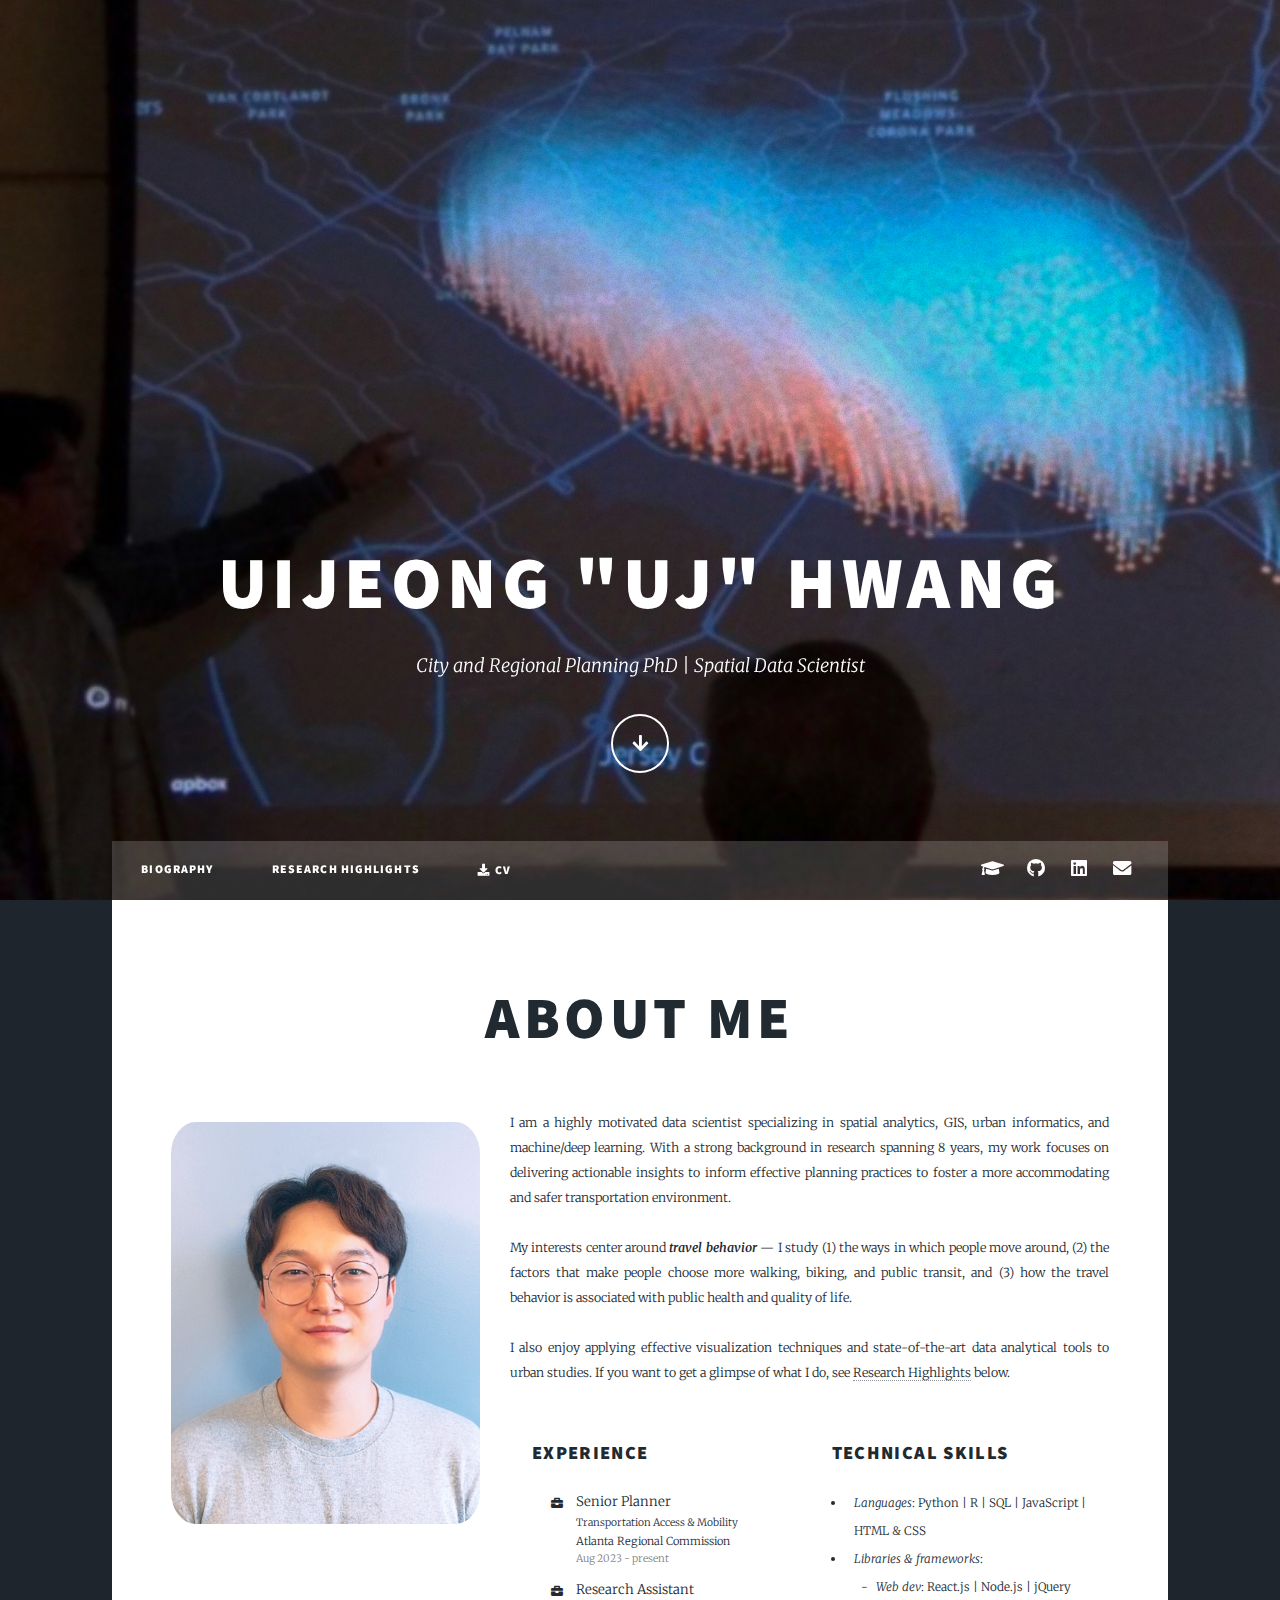
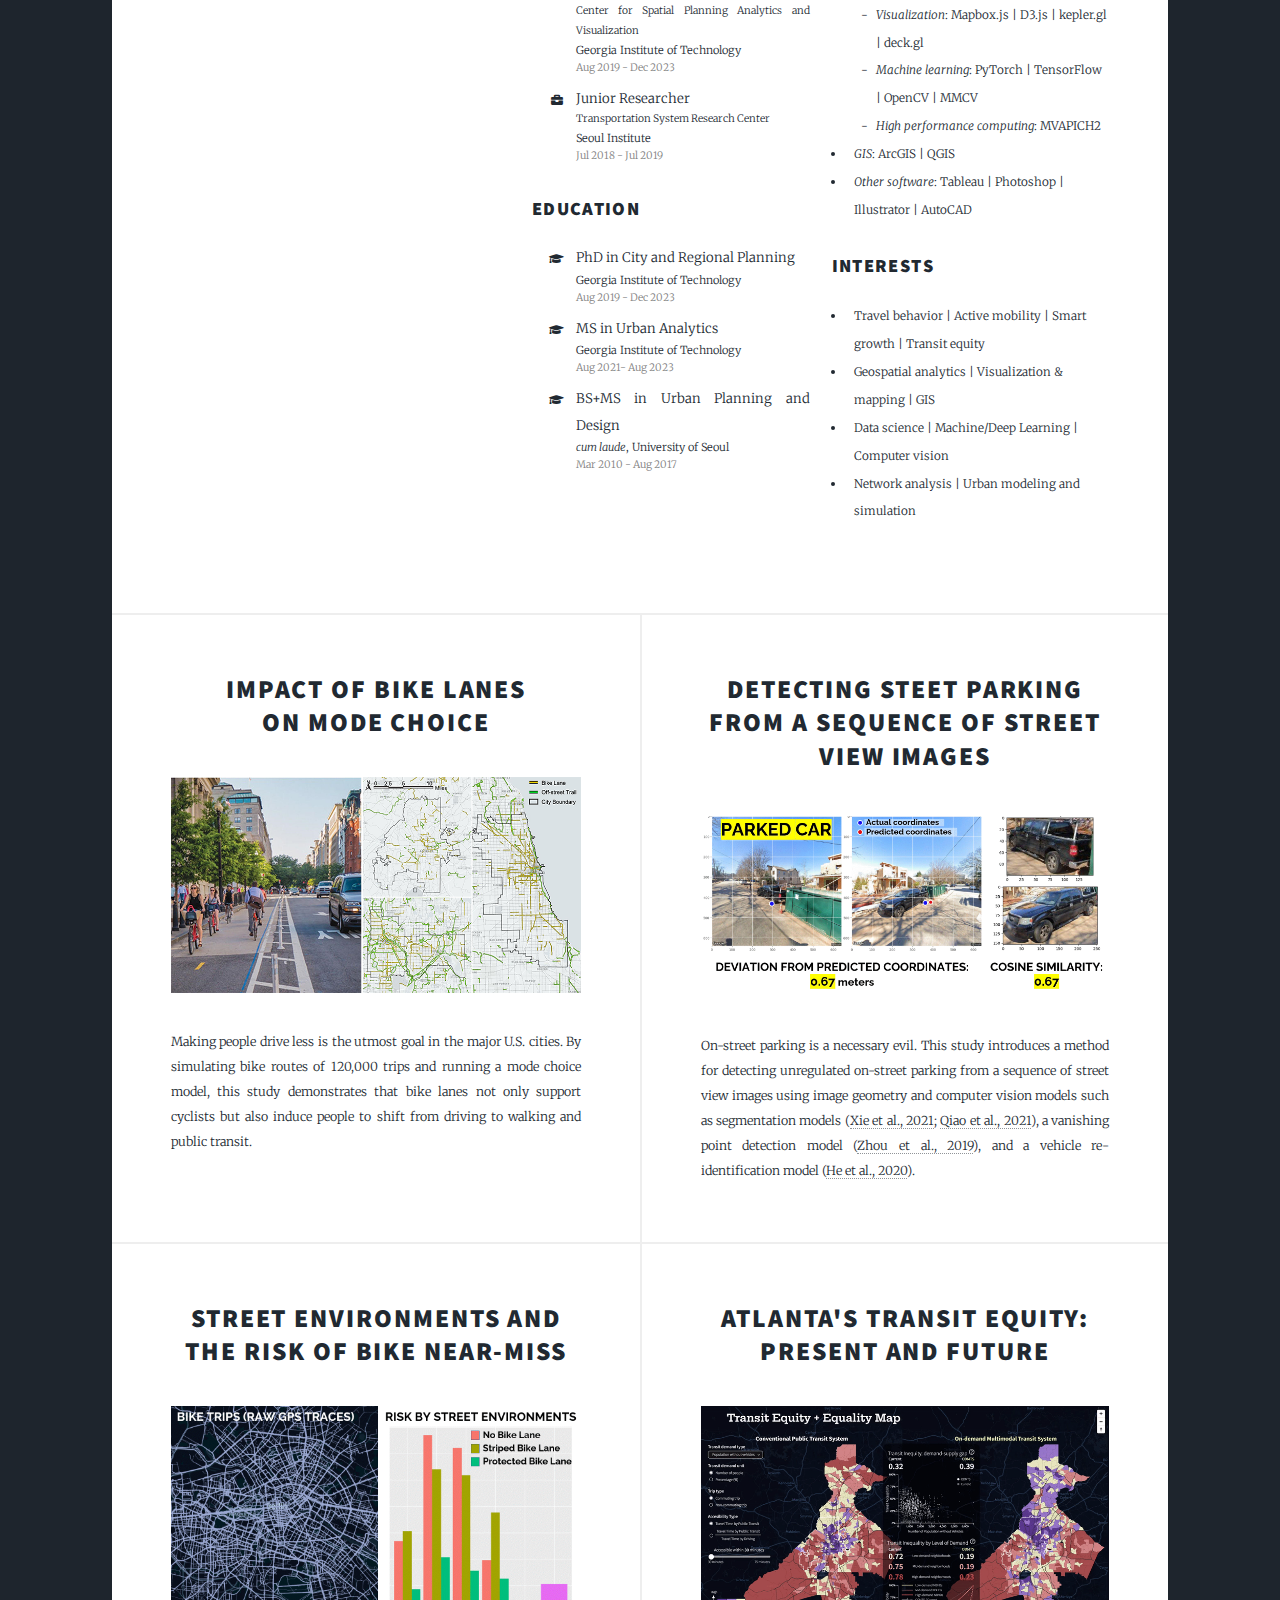
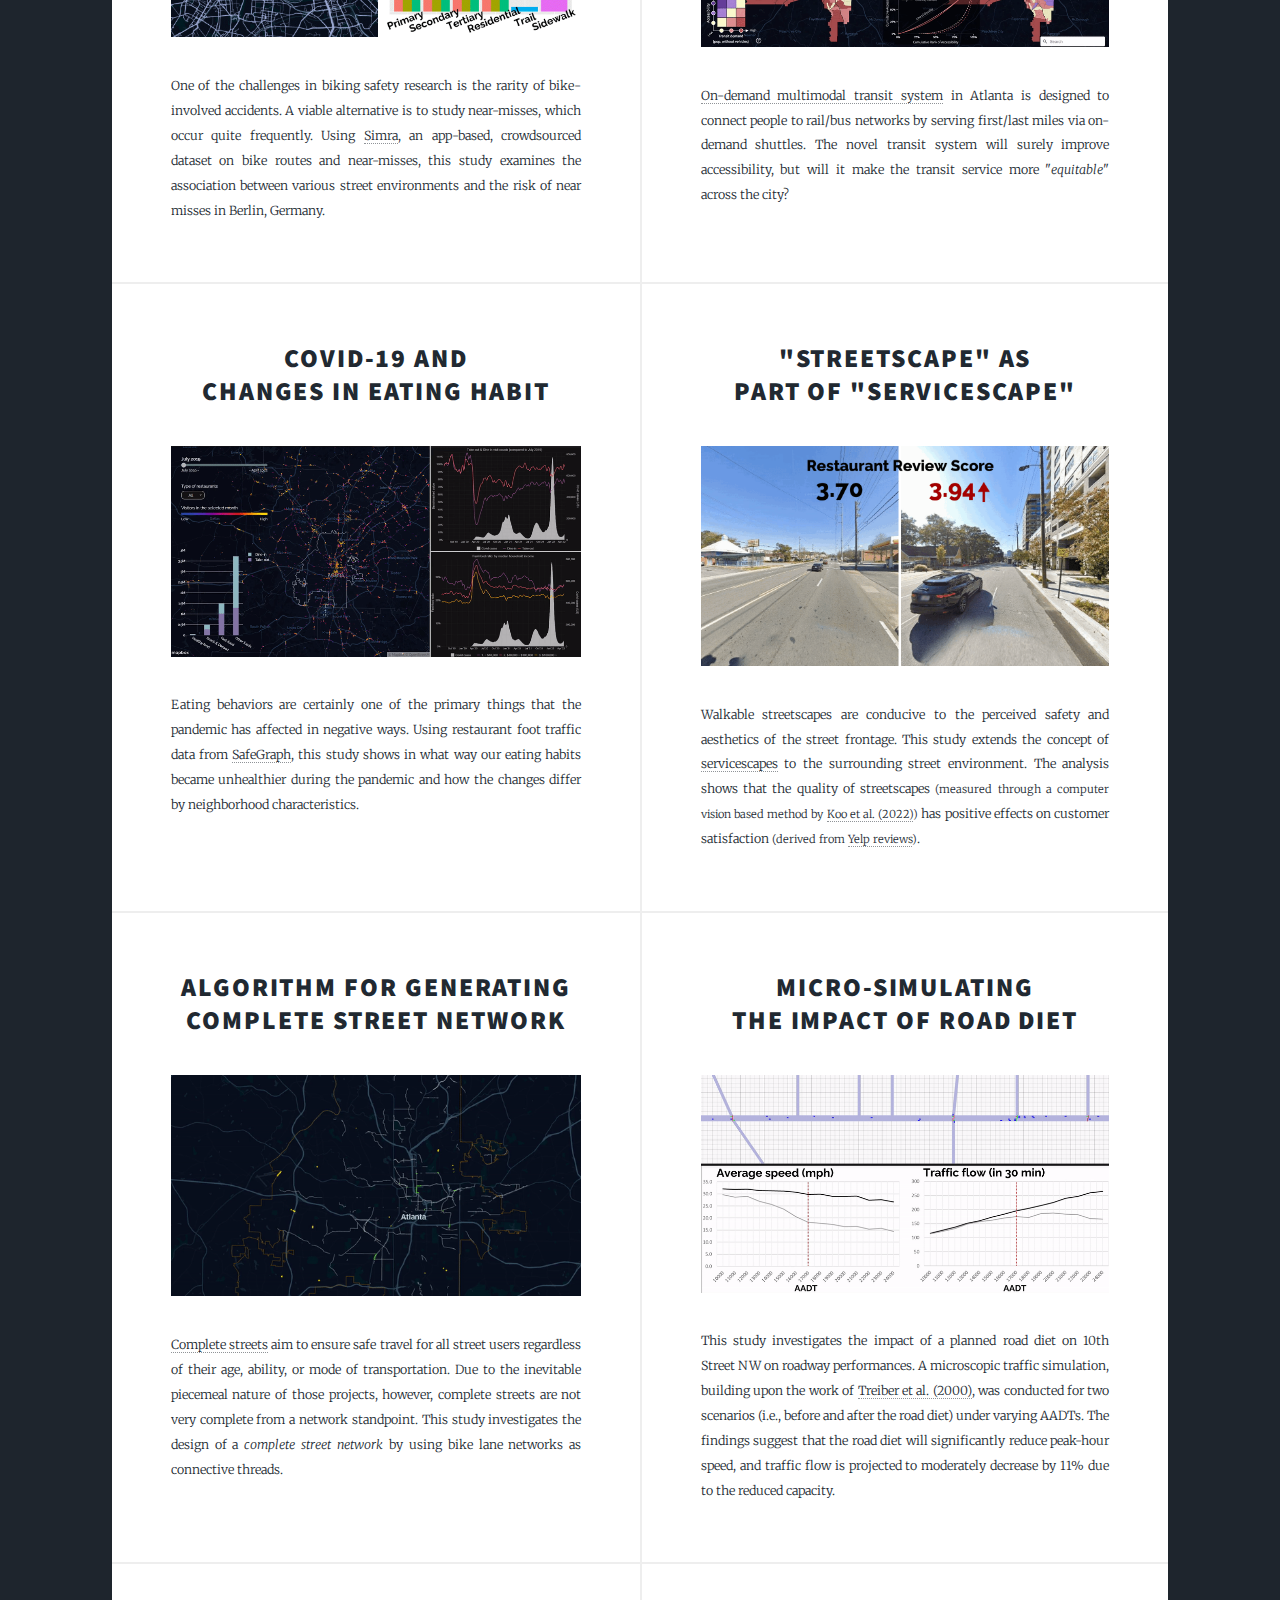
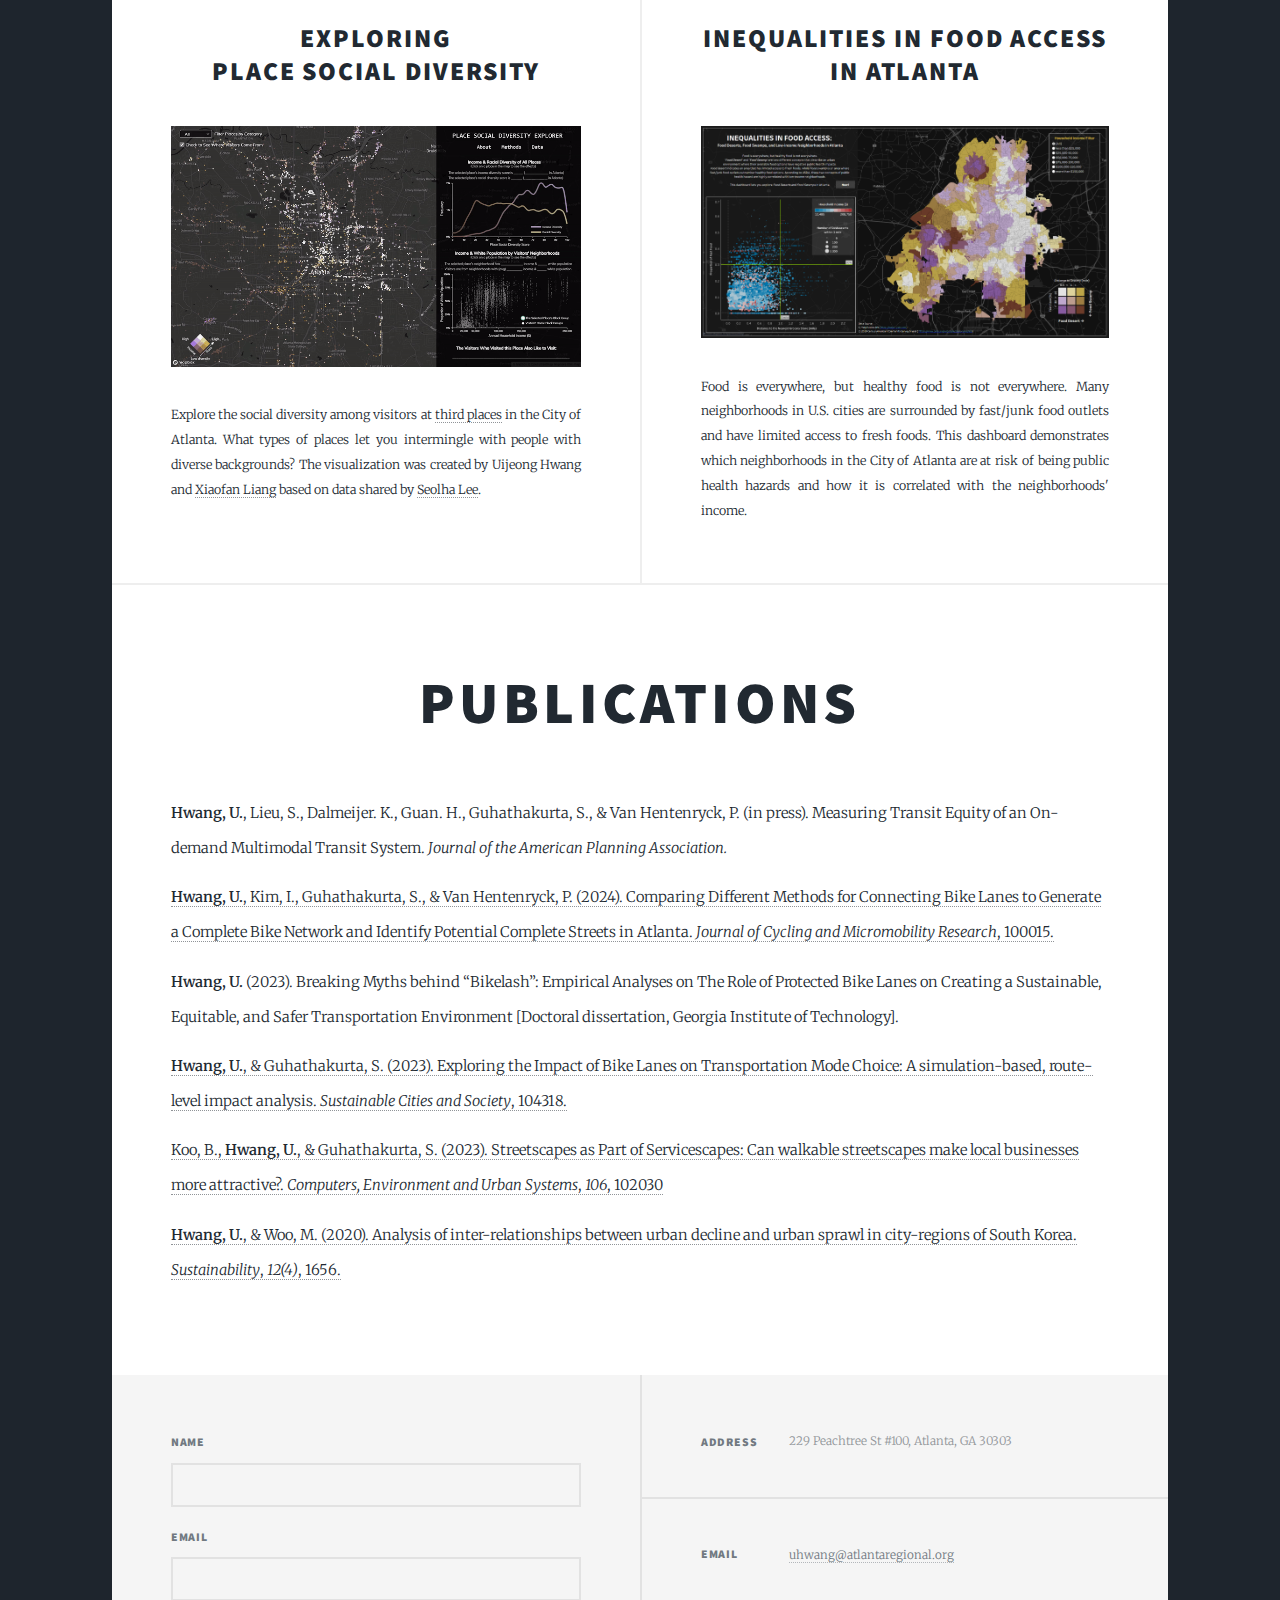
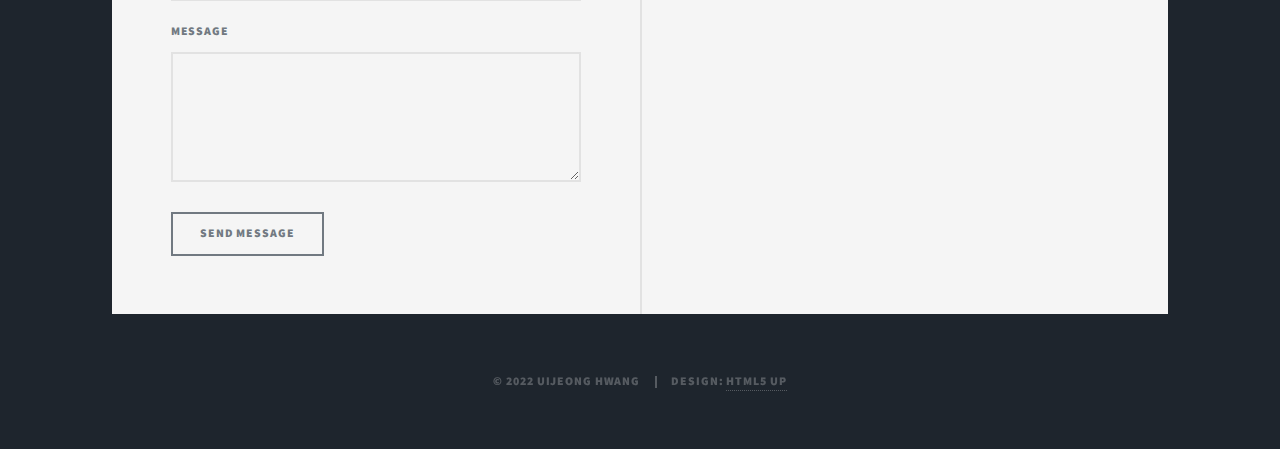
<file: index.html>
<!DOCTYPE HTML>
<!--
	Massively by HTML5 UP
	html5up.net | @ajlkn
	Free for personal and commercial use under the CCA 3.0 license (html5up.net/license)
-->
<html>
	<head>
		<title>Uijeong Hwang</title>
		<meta charset="utf-8" />
		<meta name="viewport" content="width=device-width, initial-scale=1, user-scalable=no" />
		<meta name="google-site-verification" content="Cd9YVW5-BYMyGco8gzBvl9a4v7JnfJA1t12fx_y6DQM" />
		<link rel="stylesheet" href="assets/css/main.css" />
		<link rel="icon" type="image/x-icon" href="images/favicon.ico">
		<noscript><link rel="stylesheet" href="assets/css/noscript.css" /></noscript>
	</head>
	<body class="is-preload">

		<!-- Wrapper -->
			<div id="wrapper" class="fade-in">

				<!-- Intro -->
					<div id="intro">
						<h1>UIJEONG "UJ" HWANG</h1>
						<p>City and Regional Planning PhD | Spatial Data Scientist</p>
						<ul class="actions">
							<li><a href="#header" class="button icon solid solo fa-arrow-down scrolly">Continue</a></li>
						</ul>
					</div>

				<!-- Header -->
					<header id="header">
						<a href="index.html" class="logo">UJ</a>
					</header>

				<!-- Nav -->
					<nav id="nav">
						<ul class="links">
							<li><a href="#main" class="scrolly">BIOGRAPHY</a></li>
							<li><a href="#research" class="scrolly">RESEARCH HIGHLIGHTS</a></li>
							<li><a href="files/CV_UijeongHwang_2024-01-31.pdf" class="icon solid fa-download" target="_blank"> CV</a></li>
							<!-- <li><a href="#publication" class="scrolly">PUBLICATIONS</a></li> -->
						</ul>
						<ul class="icons">
							<li><a href="https://scholar.google.com/citations?user=ZPZ8L2Hb91AC&hl=en&oi=ao" class="icon solid fa-graduation-cap" target="_blank"><span class="label">Google Scholar</span></a></li>
							<li><a href="https://github.com/ujhwang" class="icon brands fa-github" target="_blank"><span class="label">Github</span></a></li>
							<li><a href="https://linkedin.com/in/ujhwang" class="icon brands fa-linkedin" target="_blank"><span class="label">linkedin</span></a></li>
							<li><a href="mailto:uhwang@atlantaregional.org" class="icon solid fa-envelope"><span class="label">Email</span></a></li>
						</ul>
					</nav>

				<!-- Main -->
					<div id="main">

						<!-- Featured Post -->
							<article class="post">
								<header class="major">
									<h2><a href="#main" class="scrolly">ABOUT ME</a></h2>
								</header>
								<p>
									<span class="image left"><img src="images/IDphoto_Hwang.jpg" alt=""></span>
									I am a highly motivated data scientist specializing in spatial analytics, GIS, urban informatics, and machine/deep learning.
									With a strong background in research spanning 8 years, my work focuses on delivering actionable insights
									to inform effective planning practices to foster a more accommodating and safer transportation environment.<br/><br/>
									My interests center around <i><b>travel behavior</b></i> &mdash; I study (1) the ways in which people move around, (2) the factors that make people choose more walking, biking, and public transit, and (3) how the travel behavior is associated with public health and quality of life.<br/><br/>
									I also enjoy applying effective visualization techniques and state-of-the-art data analytical tools to urban studies. If you want to get a glimpse of what I do, see <a href="#research" class="scrolly">Research Highlights</a> below. <br/><br/>
								</p>
								<div class="row">
									<div class="col-6 col-12-small">
										
										<h3>Experience</h3>
										<ul class="fa-ul">
											<li><i class="fa-li fa fa-briefcase"></i>
												<div>
													<p class="jobTitle">Senior Planner</p>
													<p class="team">Transportation Access & Mobility</p>
													<p class="job">Atlanta Regional Commission</p>
													<p class="period">Aug 2023 - present</p>
												</div>
											</li>
											<li><i class="fa-li fa fa-briefcase"></i>
												<div>
													<p class="jobTitle">Research Assistant</p>
													<p class="team">Center for Spatial Planning Analytics and Visualization</p>
													<p class="job">Georgia Institute of Technology</p>
													<p class="period">Aug 2019 - Dec 2023</p>
												</div>
											</li>
											<li><i class="fa-li fa fa-briefcase"></i>
												<div>
													<p class="jobTitle">Junior Researcher</p>
													<p class="team">Transportation System Research Center</p>
													<p class="job">Seoul Institute</p>
													<p class="period">Jul 2018 - Jul 2019</p>
												</div>
											</li>
										</ul>

										<h3>Education</h3>
										<ul class="fa-ul">
											<li><i class="fa-li fa fa-graduation-cap"></i>
												<div>
													<p class="course">PhD in City and Regional Planning</p>
													<p class="school">Georgia Institute of Technology</p>
													<p class="period">Aug 2019 - Dec 2023</p>
												</div>
											</li>
											<li><i class="fa-li fa fa-graduation-cap"></i>
												<div>
													<p class="course">MS in Urban Analytics</p>
													<p class="school">Georgia Institute of Technology</p>
													<p class="period">Aug 2021- Aug 2023</p>
												</div>
											</li>
											<li><i class="fa-li fa fa-graduation-cap"></i>
												<div>
													<p class="course">BS+MS in Urban Planning and Design</p>
													<p class="school"><i>cum laude</i>, University of Seoul</p>
													<p class="period">Mar 2010 - Aug 2017</p>
												</div>
											</li>
										</ul>
										
									</div>
									<div class="col-6 col-12-small">
										

										<h3>Technical Skills</h3>
										<ul>
											<li><i>Languages</i>: Python | R | SQL | JavaScript | HTML & CSS</li>
											<li><i>Libraries & frameworks</i>:
												<ul class="lv2">
													<li><i>Web dev</i>: React.js | Node.js | jQuery</li>
													<li><i>Visualization</i>: Mapbox.js | D3.js | kepler.gl | deck.gl </li>
													<li><i>Machine learning</i>: PyTorch | TensorFlow | OpenCV | MMCV</li>
													<li><i>High performance computing</i>: MVAPICH2</li>
												</ul>
												</li>
											<li><i>GIS</i>: ArcGIS | QGIS</li>
											<li><i>Other software</i>: Tableau | Photoshop | Illustrator | AutoCAD</li>
										</ul>

										<h3>Interests</h3>
										<ul>
											<li>Travel behavior | Active mobility | Smart growth | Transit equity </li>
											<li>Geospatial analytics | Visualization & mapping | GIS</li>
											<li>Data science | Machine/Deep Learning | Computer vision</li>
											<li>Network analysis | Urban modeling and simulation</li>
										</ul>
									</div>

								</div>
							</article>

						<!-- Posts -->
							<section class="posts" id="research">
								<article>
									<header>
										<h2><a href="https://www.sciencedirect.com/science/article/abs/pii/S2210670722006229" target="_blank">Impact of Bike Lanes <br/> on Mode Choice</a></h2>
									</header>
									<a href="https://www.sciencedirect.com/science/article/abs/pii/S2210670722006229" target="_blank" class="image fit"><img src="images/bike-lane-mode-choice.png" alt="" /></a>
									<p>Making people drive less is the utmost goal in the major U.S. cities. By simulating bike routes of 120,000 trips and running a mode choice model, this study demonstrates that bike lanes not only support cyclists but also induce people to shift from driving to walking and public transit.</p>
									<!-- <ul class="actions special">
										<li><a href="#" class="button">Full Story</a></li>
									</ul> -->
								</article>
								<article>
									<header>
										<h2><a>Detecting steet parking from a sequence of street view images</a></h2>
									</header>
									<a class="image fit"><img src="images/parking-detection.gif" alt="" /></a>
									<p>On-street parking is a necessary evil. This study introduces a method for detecting unregulated on-street parking from a sequence of street view images using image geometry and computer vision models such as segmentation models 
										(<a href="https://proceedings.neurips.cc/paper/2021/hash/64f1f27bf1b4ec22924fd0acb550c235-Abstract.html" target="_blank">Xie et al., 2021</a>; 
										<a href="https://openaccess.thecvf.com/content/CVPR2021/html/Qiao_DetectoRS_Detecting_Objects_With_Recursive_Feature_Pyramid_and_Switchable_Atrous_CVPR_2021_paper.html" target="_blank">Qiao et al., 2021</a>), 
										a vanishing point detection model (<a href="https://proceedings.neurips.cc/paper/2019/hash/8e6b42f1644ecb1327dc03ab345e618b-Abstract.html" target="_blank">Zhou et al., 2019</a>), 
										and a vehicle re-identification model (<a href="https://arxiv.org/abs/2006.02631" target="_blank">He et al., 2020</a>).</p>
								</article>
								<article>
									<header>
										<h2><a>street environments and the risk of bike near-miss </a></h2>
									</header>
									<a class="image fit"><img src="images/bike-near-miss.gif" alt="" /></a>
									<p>One of the challenges in biking safety research is the rarity of bike-involved accidents. A viable alternative is to study near-misses, which occur quite frequently. 
										Using <a href="https://www.sciencedirect.com/science/article/pii/S157411922030064X?casa_token=7ikMLUIzaOQAAAAA:QKFMK6A64oUwwAmofMeJ0XF2Mdi37SaHfFtQ2UPA1vjj3LymdbM4HaZ1smabwUAN17-ZYzWw0g" target="_blank">Simra</a>, 
										an app-based, crowdsourced dataset on bike routes and near-misses, this study examines the association between various street environments and the risk of near misses in Berlin, Germany.</p>
								</article>
								<article>
									<header>
										<h2><a href="https://ujhwang.github.io/transit_equity" target="_blank">Atlanta's Transit Equity: <br/> present and future </a></h2>
									</header>
									<a href="https://ujhwang.github.io/transit_equity" target="_blank" class="image fit"><img src="images/transit-equity.gif" alt="" /></a>
									<p> <a href="https://sam.isye.gatech.edu/projects/demand-multimodal-transit-systems/atlanta-pilot" target="_blank">On-demand multimodal transit system</a> in Atlanta is designed to connect people to rail/bus networks by serving first/last miles via on-demand shuttles. The novel transit system will surely improve accessibility, but will it make the transit service more "<i>equitable</i>" across the city? </p>
								</article>
								<article>
									<header>
										<h2><a href="https://ujhwang.github.io/covid-19-eating-habit" target="_blank">Covid-19 and <br/>Changes in Eating Habit</a></h2>
									</header>
									<a href="https://ujhwang.github.io/covid-19-eating-habit" target="_blank" class="image fit"><img src="images/covid-19-eating-habit_merge.gif" alt="" /></a>
									<p>Eating behaviors are certainly one of the primary things that the pandemic has affected in negative ways. Using restaurant foot traffic data from <a href="https://www.safegraph.com/products/places" target="_blank">SafeGraph</a>, this study shows in what way our eating habits became unhealthier during the pandemic and how the changes differ by neighborhood characteristics.</p>
								</article>
								<article>
									<header>
										<h2><a href="https://doi.org/10.1016/j.compenvurbsys.2023.102030" target="_blank">"Streetscape" as <br/>part of "servicescape"</a></h2>
									</header>
									<a href="https://doi.org/10.1016/j.compenvurbsys.2023.102030" target="_blank" class="image fit"><img src="images/streetscape-servicescape.gif" alt="" /></a>
									<p>Walkable streetscapes are conducive to the perceived safety and aesthetics of the street frontage. This study extends the concept of <a href="https://en.wikipedia.org/wiki/Servicescape" target="_blank">servicescapes</a> to the surrounding street environment. The analysis shows that the quality of streetscapes <smaller>(measured through a computer vision based method by <a href="https://doi.org/10.1016/j.healthplace.2021.102733" target="_blank">Koo et al. (2022)</a>)</smaller> has positive effects on customer satisfaction <smaller>(derived from <a href="https://fusion.yelp.com/" target="_blank">Yelp reviews</a>)</smaller>.</p>
								</article>
								<article>
									<header>
										<h2><a>Algorithm for generating <br/>complete street network </a></h2>
									</header>
									<a class="image fit"><img src="images/complete-street-design.gif" alt="" /></a>
									<p><a href="https://smartgrowthamerica.org/what-are-complete-streets/" target="_blank">Complete streets</a> aim to ensure safe travel for all street users regardless of their age, ability, or mode of transportation. Due to the inevitable piecemeal nature of those projects, however, complete streets are not very complete from a network standpoint. This study investigates the design of a <i>complete street network</i> by using bike lane networks as connective threads.</p>
								</article>
								<article>
									<header>
										<h2><a>micro-simulating <br/>the impact of road diet </a></h2>
									</header>
									<a class="image fit"><img src="images/road-diet.gif" alt="" /></a>
									<p>This study investigates the impact of a planned road diet on 10th Street NW on roadway performances. 
										A microscopic traffic simulation, building upon the work of 
										<a href="https://journals.aps.org/pre/abstract/10.1103/PhysRevE.62.1805" target="_blank">Treiber et al. (2000)</a>, 
										was conducted for two scenarios (i.e., before and after the road diet) under varying AADTs. 
										The findings suggest that the road diet will significantly reduce peak-hour speed, 
										and traffic flow is projected to moderately decrease by 11% due to the reduced capacity.</p>
								</article>
								<article>
									<header>
										<h2><a href="https://ujhwang.github.io/place-social-diversity-explorer" target="_blank">Exploring <br/> Place Social Diversity</a></h2>
									</header>
									<a href="https://ujhwang.github.io/place-social-diversity-explorer" target="_blank" class="image fit"><img src="images/place-social-diversity.gif" alt="" /></a>
									<p>Explore the social diversity among visitors at <a href="https://en.wikipedia.org/wiki/Third_place" target="_blank">third places</a> in the City of Atlanta. What types of places let you intermingle with people with diverse backgrounds? The visualization was created by Uijeong Hwang and <a href="https://xiaofanliang.com" target="_blank">Xiaofan Liang</a> based on data shared by <a href="https://seolhalee.github.io" target="_blank">Seolha Lee</a>.</p>
								</article>
								<article>
									<header>
										<h2><a href="https://public.tableau.com/app/profile/uijeong.hwang/viz/InequalitiesinFoodAccess/Dashboard1" target="_blank">Inequalities in Food Access in Atlanta</h2>
									</header>
									<a href="https://public.tableau.com/app/profile/uijeong.hwang/viz/InequalitiesinFoodAccess/Dashboard1" target="_blank" class="image fit"><img src="images/food_inequality.png" alt="" /></a>
									<p>Food is everywhere, but healthy food is not everywhere. Many neighborhoods in U.S. cities are surrounded by fast/junk food outlets and have limited access to fresh foods. This dashboard demonstrates which neighborhoods in the City of Atlanta are at risk of being public health hazards and how it is correlated with the neighborhoods' income. </p>
								</article>
							</section>

							<!-- publications -->
							<section class="post" id="publication">
								<header class="major">
									<h1><a href="#publication" class="scrolly">publications</a></h1>
								</header>

								<dl>
									<dt class="light"><b>Hwang, U.</b>, Lieu, S., Dalmeijer. K., Guan. H., Guhathakurta, S., & Van Hentenryck, P. (in press). Measuring Transit Equity of an On-demand Multimodal Transit System. <i>Journal of the American Planning Association.</i></dt>
									<dt class="light"><a href="https://www.sciencedirect.com/science/article/pii/S2950105924000068" target="_blank"><b>Hwang, U.</b>, Kim, I., Guhathakurta, S., & Van Hentenryck, P. (2024). Comparing Different Methods for Connecting Bike Lanes to Generate a Complete Bike Network and Identify Potential Complete Streets in Atlanta. <i>Journal of Cycling and Micromobility Research</i>, 100015.</a></dt>
									<dt class="light"><b>Hwang, U.</b> (2023). Breaking Myths behind “Bikelash”: Empirical Analyses on The Role of Protected Bike Lanes on Creating a Sustainable, Equitable, and Safer Transportation Environment [Doctoral dissertation, Georgia Institute of Technology].</dt>
									<dt class="light"><a href="https://doi.org/10.1016/j.scs.2022.104318" target="_blank"><b>Hwang, U.</b>, & Guhathakurta, S. (2023). Exploring the Impact of Bike Lanes on Transportation Mode Choice: A simulation-based, route-level impact analysis. <i>Sustainable Cities and Society</i>, 104318.</a></dt>
									<dt class="light"><a href="https://doi.org/10.1016/j.compenvurbsys.2023.102030" target="_blank">Koo, B., <b>Hwang, U.</b>, & Guhathakurta, S. (2023). Streetscapes as Part of Servicescapes: Can walkable streetscapes make local businesses more attractive?. <i>Computers, Environment and Urban Systems</i>, <i>106</i>, 102030</a></dt>
									<dt class="light"><a href="https://www.mdpi.com/2071-1050/12/4/1656" target="_blank"><b>Hwang, U.</b>, & Woo, M. (2020). Analysis of inter-relationships between urban decline and urban sprawl in city-regions of South Korea. <i>Sustainability</i>, <i>12(4)</i>, 1656.</a></dt>
								</dl>
							</section>


					</div>

				<!-- Footer -->
					<footer id="footer">
						<section>
							<form method="post" action="mailto:uhwang@atlantaregional.org">
								<div class="fields">
									<div class="field">
										<label for="name">Name</label>
										<input type="text" name="name" id="name" />
									</div>
									<div class="field">
										<label for="email">Email</label>
										<input type="text" name="email" id="email" />
									</div>
									<div class="field">
										<label for="message">Message</label>
										<textarea name="message" id="message" rows="3"></textarea>
									</div>
								</div>
								<ul class="actions">
									<li><input type="submit" value="Send Message" /></li>
								</ul>
							</form>
						</section>
						<section class="split contact">
							<section class="alt">
								<h3>Address</h3>
								<p>229 Peachtree St #100, Atlanta, GA 30303</p>
							</section>
							<section>
								<h3>Email</h3>
								<p><a href="mailto:uhwang@atlantaregional.org">uhwang@atlantaregional.org</a></p>
							</section>
							<!-- <section>
								<h3>Social</h3>
								<ul class="icons alt">
									<li><a href="https://scholar.google.com/citations?user=ZPZ8L2Hb91AC&hl=en&oi=ao" class="icon solid fa-graduation-cap" target="_blank"><span class="label">Google Scholar</span></a></li>
									<li><a href="https://github.com/ujhwang" class="icon brands fa-github" target="_blank"><span class="label">Github</span></a></li>
									<li><a href="mailto:uhwang3@gatech.edu" class="icon solid fa-envelope"><span class="label">Email</span></a></li>
								</ul>
							</section> -->
						</section>
					</footer>

				<!-- Copyright -->
					<div id="copyright">
						<ul><li>&copy; 2022 Uijeong Hwang</li><li>Design: <a href="https://html5up.net">HTML5 UP</a></li></ul>
					</div>


			</div>

		<!-- Scripts -->
			<script src="assets/js/jquery.min.js"></script>
			<script src="assets/js/jquery.scrollex.min.js"></script>
			<script src="assets/js/jquery.scrolly.min.js"></script>
			<script src="assets/js/browser.min.js"></script>
			<script src="assets/js/breakpoints.min.js"></script>
			<script src="assets/js/util.js"></script>
			<script src="assets/js/main.js"></script>

	</body>
</html>
</file>
<file: assets/css/main.css>
@import url(fontawesome-all.min.css);
@import url("https://fonts.googleapis.com/css?family=Merriweather:300,700,300italic,700italic|Source+Sans+Pro:900");

/*
	Massively by HTML5 UP
	html5up.net | @ajlkn
	Free for personal and commercial use under the CCA 3.0 license (html5up.net/license)
*/


html, body, div, span, applet, object,
iframe, h1, h2, h3, h4, h5, h6, p, blockquote,
pre, a, abbr, acronym, address, big, cite,
code, del, dfn, em, img, ins, kbd, q, s, samp,
small, strike, strong, sub, sup, tt, var, b,
u, i, center, dl, dt, dd, ol, ul, li, fieldset,
form, label, legend, table, caption, tbody,
tfoot, thead, tr, th, td, article, aside,
canvas, details, embed, figure, figcaption,
footer, header, hgroup, menu, nav, output, ruby,
section, summary, time, mark, audio, video {
	margin: 0;
	padding: 0;
	border: 0;
	font-size: 100%;
	font: inherit;
	vertical-align: baseline;}

article, aside, details, figcaption, figure,
footer, header, hgroup, menu, nav, section {
	display: block;}

body {
	line-height: 1;
}

ol, ul {
	list-style: none;
}

blockquote, q {
	quotes: none;
}

	blockquote:before, blockquote:after, q:before, q:after {
		content: '';
		content: none;
	}

table {
	border-collapse: collapse;
	border-spacing: 0;
}

body {
	-webkit-text-size-adjust: none;
}

mark {
	background-color: transparent;
	color: inherit;
}

input::-moz-focus-inner {
	border: 0;
	padding: 0;
}

input, select, textarea {
	-moz-appearance: none;
	-webkit-appearance: none;
	-ms-appearance: none;
	appearance: none;
}

/* Basic */

	@-ms-viewport {
		width: device-width;
	}

	body {
		-ms-overflow-style: scrollbar;
	}

	@media screen and (max-width: 480px) {

		html, body {
			min-width: 320px;
		}

	}

	html {
		box-sizing: border-box;
	}

	*, *:before, *:after {
		box-sizing: inherit;
	}

	body {
		background-color: #1e252d;
	}

		body.is-preload *, body.is-preload *:before, body.is-preload *:after {
			-moz-animation: none !important;
			-webkit-animation: none !important;
			-ms-animation: none !important;
			animation: none !important;
			-moz-transition: none !important;
			-webkit-transition: none !important;
			-ms-transition: none !important;
			transition: none !important;
		}

/* Type */

	html {
		font-size: 16pt;
	}

		@media screen and (max-width: 1680px) {

			html {
				font-size: 12pt;
			}

		}

		@media screen and (max-width: 1280px) {

			html {
				font-size: 11pt;
			}

		}

		@media screen and (max-width: 360px) {

			html {
				font-size: 10pt;
			}

		}

	body {
		color: #212931;
	}

	body, input, select, textarea {
		font-family: "Merriweather", Georgia, serif;
		font-weight: 300;
		font-size: 1rem;
		line-height: 2.375;
	}

	a {
		-moz-transition: color 0.2s ease-in-out, background-color 0.2s ease-in-out, border-color 0.2s ease-in-out, box-shadow 0.2s ease-in-out;
		-webkit-transition: color 0.2s ease-in-out, background-color 0.2s ease-in-out, border-color 0.2s ease-in-out, box-shadow 0.2s ease-in-out;
		-ms-transition: color 0.2s ease-in-out, background-color 0.2s ease-in-out, border-color 0.2s ease-in-out, box-shadow 0.2s ease-in-out;
		transition: color 0.2s ease-in-out, background-color 0.2s ease-in-out, border-color 0.2s ease-in-out, box-shadow 0.2s ease-in-out;
		border-bottom: dotted 1px;
		text-decoration: none;
	}

		a:hover {
			border-bottom-color: transparent;
		}

	strong, b {
		font-weight: 600;
	}

	em, i {
		font-style: italic;
	}

	smaller {
		font-size: 0.75rem;
	}

	p {
		text-align: justify;
		margin: 0 0 2rem 0;
		font-size: 0.85rem;
		line-height: 2;
	}

	p.course{
		margin: 0;
		font-size: 0.9rem;
	}

	p.school{
		font-size: 0.75rem;
		margin: -0.2rem 0 0 0;
	}

	p.period{
		font-size: 0.7rem;
		margin: -0.2rem 0 0.5rem 0;
		color: #808080;
	}

	p.jobTitle{
		margin: 0;
		font-size: 0.9rem;
	}

	p.team{
		font-size: 0.7rem;
		margin: -0.2rem 0 0 0;
	}

	p.job{
		font-size: 0.75rem;
		margin: -0.2rem 0 0 0;
	}

	h1, h2, h3, h4, h5, h6 {
		font-family: "Source Sans Pro", Helvetica, sans-serif;
		font-weight: 900;
		line-height: 1.5;
		letter-spacing: 0.075em;
		text-transform: uppercase;
		margin: 0 0 1rem 0;
	}

		h1 a, h2 a, h3 a, h4 a, h5 a, h6 a {
			border-bottom: 0;
			color: inherit;
			text-decoration: none;
		}

	h1 {
		font-size: 4rem;
		line-height: 1.1;
		margin: 0 0 2rem 0;
	}

	h2 {
		font-size: 1.75rem;
		line-height: 1.3;
		margin: 0 0 1.5rem 0;
	}

	h3 {
		font-size: 1.25rem;
		margin: 0 0 1.5rem 0;
	}

	h4 {
		font-size: 1rem;
	}

	h5 {
		font-size: 0.9rem;
	}

	h6 {
		font-size: 0.8rem;
	}

	sub {
		font-size: 0.8rem;
		position: relative;
		top: 0.5rem;
	}

	sup {
		font-size: 0.8rem;
		position: relative;
		top: -0.5rem;
	}

	blockquote {
		border-left: solid 4px;
		font-style: italic;
		margin: 0 0 2rem 0;
		padding: 0.5rem 0 0.5rem 2rem;
	}

	code {
		border: solid 2px;
		font-family: "Courier New", monospace;
		font-size: 0.9rem;
		margin: 0 0.25rem;
		padding: 0.25rem 0.65rem;
	}

	pre {
		-webkit-overflow-scrolling: touch;
		font-family: "Courier New", monospace;
		font-size: 0.9rem;
		margin: 0 0 2rem 0;
	}

		pre code {
			display: block;
			line-height: 1.75;
			padding: 1rem 1.5rem;
			overflow-x: auto;
		}

	hr {
		border: 0;
		border-bottom: solid 2px;
		margin: 3rem 0;
	}

		hr.major {
			margin: 5rem 0;
		}

	.align-left {
		text-align: left;
	}

	.align-center {
		text-align: center;
	}

	.align-right {
		text-align: right;
	}

	input, select, textarea {
		color: #212931;
	}

	a {
		color: #212931;
		border-bottom-color: rgba(33, 41, 49, 0.5);
	}

		a:hover {
			border-bottom-color: transparent;
			color: #18bfef !important;
		}

	strong, b {
		color: #212931;
	}

	h1, h2, h3, h4, h5, h6 {
		color: #212931;
	}

	blockquote {
		border-left-color: #eeeeee;
	}

	code {
		background: rgba(220, 220, 220, 0.25);
		border-color: #eeeeee;
	}

	hr {
		border-bottom-color: #eeeeee;
	}

/* Row */

	.row {
		display: flex;
		flex-wrap: wrap;
		box-sizing: border-box;
		align-items: stretch;
	}

		.row > * {
			box-sizing: border-box;
		}

		.row.gtr-uniform > * > :last-child {
			margin-bottom: 0;
		}

		.row.aln-left {
			justify-content: flex-start;
		}

		.row.aln-center {
			justify-content: center;
		}

		.row.aln-right {
			justify-content: flex-end;
		}

		.row.aln-top {
			align-items: flex-start;
		}

		.row.aln-middle {
			align-items: center;
		}

		.row.aln-bottom {
			align-items: flex-end;
		}

		.row > .imp {
			order: -1;
		}

		.row > .col-1 {
			width: 8.33333%;
		}

		.row > .off-1 {
			margin-left: 8.33333%;
		}

		.row > .col-2 {
			width: 16.66667%;
		}

		.row > .off-2 {
			margin-left: 16.66667%;
		}

		.row > .col-3 {
			width: 25%;
		}

		.row > .off-3 {
			margin-left: 25%;
		}

		.row > .col-4 {
			width: 33.33333%;
		}

		.row > .off-4 {
			margin-left: 33.33333%;
		}

		.row > .col-5 {
			width: 41.66667%;
		}

		.row > .off-5 {
			margin-left: 41.66667%;
		}

		.row > .col-6 {
			width: 50%;
		}

		.row > .off-6 {
			margin-left: 50%;
		}

		.row > .col-7 {
			width: 58.33333%;
		}

		.row > .off-7 {
			margin-left: 58.33333%;
		}

		.row > .col-8 {
			width: 66.66667%;
		}

		.row > .off-8 {
			margin-left: 66.66667%;
		}

		.row > .col-9 {
			width: 75%;
		}

		.row > .off-9 {
			margin-left: 75%;
		}

		.row > .col-10 {
			width: 83.33333%;
		}

		.row > .off-10 {
			margin-left: 83.33333%;
		}

		.row > .col-11 {
			width: 91.66667%;
		}

		.row > .off-11 {
			margin-left: 91.66667%;
		}

		.row > .col-12 {
			width: 100%;
		}

		.row > .off-12 {
			margin-left: 100%;
		}

		.row.gtr-0 {
			margin-top: 0;
			margin-left: 0rem;
		}

			.row.gtr-0 > * {
				padding: 0 0 0 0rem;
			}

			.row.gtr-0.gtr-uniform {
				margin-top: 0rem;
			}

				.row.gtr-0.gtr-uniform > * {
					padding-top: 0rem;
				}

		.row.gtr-25 {
			margin-top: 0;
			margin-left: -0.375rem;
		}

			.row.gtr-25 > * {
				padding: 0 0 0 0.375rem;
			}

			.row.gtr-25.gtr-uniform {
				margin-top: -0.375rem;
			}

				.row.gtr-25.gtr-uniform > * {
					padding-top: 0.375rem;
				}

		.row.gtr-50 {
			margin-top: 0;
			margin-left: -0.75rem;
		}

			.row.gtr-50 > * {
				padding: 0 0 0 0.75rem;
			}

			.row.gtr-50.gtr-uniform {
				margin-top: -0.75rem;
			}

				.row.gtr-50.gtr-uniform > * {
					padding-top: 0.75rem;
				}

		.row {
			margin-top: 0;
			margin-left: -1.5rem;
		}

			.row > * {
				padding: 0 0 0 1.5rem;
			}

			.row.gtr-uniform {
				margin-top: -1.5rem;
			}

				.row.gtr-uniform > * {
					padding-top: 1.5rem;
				}

		.row.gtr-150 {
			margin-top: 0;
			margin-left: -2.25rem;
		}

			.row.gtr-150 > * {
				padding: 0 0 0 2.25rem;
			}

			.row.gtr-150.gtr-uniform {
				margin-top: -2.25rem;
			}

				.row.gtr-150.gtr-uniform > * {
					padding-top: 2.25rem;
				}

		.row.gtr-200 {
			margin-top: 0;
			margin-left: -3rem;
		}

			.row.gtr-200 > * {
				padding: 0 0 0 3rem;
			}

			.row.gtr-200.gtr-uniform {
				margin-top: -3rem;
			}

				.row.gtr-200.gtr-uniform > * {
					padding-top: 3rem;
				}

		@media screen and (max-width: 1680px) {

			.row {
				display: flex;
				flex-wrap: wrap;
				box-sizing: border-box;
				align-items: stretch;
			}

				.row > * {
					box-sizing: border-box;
				}

				.row.gtr-uniform > * > :last-child {
					margin-bottom: 0;
				}

				.row.aln-left {
					justify-content: flex-start;
				}

				.row.aln-center {
					justify-content: center;
				}

				.row.aln-right {
					justify-content: flex-end;
				}

				.row.aln-top {
					align-items: flex-start;
				}

				.row.aln-middle {
					align-items: center;
				}

				.row.aln-bottom {
					align-items: flex-end;
				}

				.row > .imp-xlarge {
					order: -1;
				}

				.row > .col-1-xlarge {
					width: 8.33333%;
				}

				.row > .off-1-xlarge {
					margin-left: 8.33333%;
				}

				.row > .col-2-xlarge {
					width: 16.66667%;
				}

				.row > .off-2-xlarge {
					margin-left: 16.66667%;
				}

				.row > .col-3-xlarge {
					width: 25%;
				}

				.row > .off-3-xlarge {
					margin-left: 25%;
				}

				.row > .col-4-xlarge {
					width: 33.33333%;
				}

				.row > .off-4-xlarge {
					margin-left: 33.33333%;
				}

				.row > .col-5-xlarge {
					width: 41.66667%;
				}

				.row > .off-5-xlarge {
					margin-left: 41.66667%;
				}

				.row > .col-6-xlarge {
					width: 50%;
				}

				.row > .off-6-xlarge {
					margin-left: 50%;
				}

				.row > .col-7-xlarge {
					width: 58.33333%;
				}

				.row > .off-7-xlarge {
					margin-left: 58.33333%;
				}

				.row > .col-8-xlarge {
					width: 66.66667%;
				}

				.row > .off-8-xlarge {
					margin-left: 66.66667%;
				}

				.row > .col-9-xlarge {
					width: 75%;
				}

				.row > .off-9-xlarge {
					margin-left: 75%;
				}

				.row > .col-10-xlarge {
					width: 83.33333%;
				}

				.row > .off-10-xlarge {
					margin-left: 83.33333%;
				}

				.row > .col-11-xlarge {
					width: 91.66667%;
				}

				.row > .off-11-xlarge {
					margin-left: 91.66667%;
				}

				.row > .col-12-xlarge {
					width: 100%;
				}

				.row > .off-12-xlarge {
					margin-left: 100%;
				}

				.row.gtr-0 {
					margin-top: 0;
					margin-left: 0rem;
				}

					.row.gtr-0 > * {
						padding: 0 0 0 0rem;
					}

					.row.gtr-0.gtr-uniform {
						margin-top: 0rem;
					}

						.row.gtr-0.gtr-uniform > * {
							padding-top: 0rem;
						}

				.row.gtr-25 {
					margin-top: 0;
					margin-left: -0.375rem;
				}

					.row.gtr-25 > * {
						padding: 0 0 0 0.375rem;
					}

					.row.gtr-25.gtr-uniform {
						margin-top: -0.375rem;
					}

						.row.gtr-25.gtr-uniform > * {
							padding-top: 0.375rem;
						}

				.row.gtr-50 {
					margin-top: 0;
					margin-left: -0.75rem;
				}

					.row.gtr-50 > * {
						padding: 0 0 0 0.75rem;
					}

					.row.gtr-50.gtr-uniform {
						margin-top: -0.75rem;
					}

						.row.gtr-50.gtr-uniform > * {
							padding-top: 0.75rem;
						}

				.row {
					margin-top: 0;
					margin-left: -1.5rem;
				}

					.row > * {
						padding: 0 0 0 1.5rem;
					}

					.row.gtr-uniform {
						margin-top: -1.5rem;
					}

						.row.gtr-uniform > * {
							padding-top: 1.5rem;
						}

				.row.gtr-150 {
					margin-top: 0;
					margin-left: -2.25rem;
				}

					.row.gtr-150 > * {
						padding: 0 0 0 2.25rem;
					}

					.row.gtr-150.gtr-uniform {
						margin-top: -2.25rem;
					}

						.row.gtr-150.gtr-uniform > * {
							padding-top: 2.25rem;
						}

				.row.gtr-200 {
					margin-top: 0;
					margin-left: -3rem;
				}

					.row.gtr-200 > * {
						padding: 0 0 0 3rem;
					}

					.row.gtr-200.gtr-uniform {
						margin-top: -3rem;
					}

						.row.gtr-200.gtr-uniform > * {
							padding-top: 3rem;
						}

		}

		@media screen and (max-width: 1280px) {

			.row {
				display: flex;
				flex-wrap: wrap;
				box-sizing: border-box;
				align-items: stretch;
			}

				.row > * {
					box-sizing: border-box;
				}

				.row.gtr-uniform > * > :last-child {
					margin-bottom: 0;
				}

				.row.aln-left {
					justify-content: flex-start;
				}

				.row.aln-center {
					justify-content: center;
				}

				.row.aln-right {
					justify-content: flex-end;
				}

				.row.aln-top {
					align-items: flex-start;
				}

				.row.aln-middle {
					align-items: center;
				}

				.row.aln-bottom {
					align-items: flex-end;
				}

				.row > .imp-large {
					order: -1;
				}

				.row > .col-1-large {
					width: 8.33333%;
				}

				.row > .off-1-large {
					margin-left: 8.33333%;
				}

				.row > .col-2-large {
					width: 16.66667%;
				}

				.row > .off-2-large {
					margin-left: 16.66667%;
				}

				.row > .col-3-large {
					width: 25%;
				}

				.row > .off-3-large {
					margin-left: 25%;
				}

				.row > .col-4-large {
					width: 33.33333%;
				}

				.row > .off-4-large {
					margin-left: 33.33333%;
				}

				.row > .col-5-large {
					width: 41.66667%;
				}

				.row > .off-5-large {
					margin-left: 41.66667%;
				}

				.row > .col-6-large {
					width: 50%;
				}

				.row > .off-6-large {
					margin-left: 50%;
				}

				.row > .col-7-large {
					width: 58.33333%;
				}

				.row > .off-7-large {
					margin-left: 58.33333%;
				}

				.row > .col-8-large {
					width: 66.66667%;
				}

				.row > .off-8-large {
					margin-left: 66.66667%;
				}

				.row > .col-9-large {
					width: 75%;
				}

				.row > .off-9-large {
					margin-left: 75%;
				}

				.row > .col-10-large {
					width: 83.33333%;
				}

				.row > .off-10-large {
					margin-left: 83.33333%;
				}

				.row > .col-11-large {
					width: 91.66667%;
				}

				.row > .off-11-large {
					margin-left: 91.66667%;
				}

				.row > .col-12-large {
					width: 100%;
				}

				.row > .off-12-large {
					margin-left: 100%;
				}

				.row.gtr-0 {
					margin-top: 0;
					margin-left: 0rem;
				}

					.row.gtr-0 > * {
						padding: 0 0 0 0rem;
					}

					.row.gtr-0.gtr-uniform {
						margin-top: 0rem;
					}

						.row.gtr-0.gtr-uniform > * {
							padding-top: 0rem;
						}

				.row.gtr-25 {
					margin-top: 0;
					margin-left: -0.375rem;
				}

					.row.gtr-25 > * {
						padding: 0 0 0 0.375rem;
					}

					.row.gtr-25.gtr-uniform {
						margin-top: -0.375rem;
					}

						.row.gtr-25.gtr-uniform > * {
							padding-top: 0.375rem;
						}

				.row.gtr-50 {
					margin-top: 0;
					margin-left: -0.75rem;
				}

					.row.gtr-50 > * {
						padding: 0 0 0 0.75rem;
					}

					.row.gtr-50.gtr-uniform {
						margin-top: -0.75rem;
					}

						.row.gtr-50.gtr-uniform > * {
							padding-top: 0.75rem;
						}

				.row {
					margin-top: 0;
					margin-left: -1.5rem;
				}

					.row > * {
						padding: 0 0 0 1.5rem;
					}

					.row.gtr-uniform {
						margin-top: -1.5rem;
					}

						.row.gtr-uniform > * {
							padding-top: 1.5rem;
						}

				.row.gtr-150 {
					margin-top: 0;
					margin-left: -2.25rem;
				}

					.row.gtr-150 > * {
						padding: 0 0 0 2.25rem;
					}

					.row.gtr-150.gtr-uniform {
						margin-top: -2.25rem;
					}

						.row.gtr-150.gtr-uniform > * {
							padding-top: 2.25rem;
						}

				.row.gtr-200 {
					margin-top: 0;
					margin-left: -3rem;
				}

					.row.gtr-200 > * {
						padding: 0 0 0 3rem;
					}

					.row.gtr-200.gtr-uniform {
						margin-top: -3rem;
					}

						.row.gtr-200.gtr-uniform > * {
							padding-top: 3rem;
						}

		}

		@media screen and (max-width: 980px) {

			.row {
				display: flex;
				flex-wrap: wrap;
				box-sizing: border-box;
				align-items: stretch;
			}

				.row > * {
					box-sizing: border-box;
				}

				.row.gtr-uniform > * > :last-child {
					margin-bottom: 0;
				}

				.row.aln-left {
					justify-content: flex-start;
				}

				.row.aln-center {
					justify-content: center;
				}

				.row.aln-right {
					justify-content: flex-end;
				}

				.row.aln-top {
					align-items: flex-start;
				}

				.row.aln-middle {
					align-items: center;
				}

				.row.aln-bottom {
					align-items: flex-end;
				}

				.row > .imp-medium {
					order: -1;
				}

				.row > .col-1-medium {
					width: 8.33333%;
				}

				.row > .off-1-medium {
					margin-left: 8.33333%;
				}

				.row > .col-2-medium {
					width: 16.66667%;
				}

				.row > .off-2-medium {
					margin-left: 16.66667%;
				}

				.row > .col-3-medium {
					width: 25%;
				}

				.row > .off-3-medium {
					margin-left: 25%;
				}

				.row > .col-4-medium {
					width: 33.33333%;
				}

				.row > .off-4-medium {
					margin-left: 33.33333%;
				}

				.row > .col-5-medium {
					width: 41.66667%;
				}

				.row > .off-5-medium {
					margin-left: 41.66667%;
				}

				.row > .col-6-medium {
					width: 50%;
				}

				.row > .off-6-medium {
					margin-left: 50%;
				}

				.row > .col-7-medium {
					width: 58.33333%;
				}

				.row > .off-7-medium {
					margin-left: 58.33333%;
				}

				.row > .col-8-medium {
					width: 66.66667%;
				}

				.row > .off-8-medium {
					margin-left: 66.66667%;
				}

				.row > .col-9-medium {
					width: 75%;
				}

				.row > .off-9-medium {
					margin-left: 75%;
				}

				.row > .col-10-medium {
					width: 83.33333%;
				}

				.row > .off-10-medium {
					margin-left: 83.33333%;
				}

				.row > .col-11-medium {
					width: 91.66667%;
				}

				.row > .off-11-medium {
					margin-left: 91.66667%;
				}

				.row > .col-12-medium {
					width: 100%;
				}

				.row > .off-12-medium {
					margin-left: 100%;
				}

				.row.gtr-0 {
					margin-top: 0;
					margin-left: 0rem;
				}

					.row.gtr-0 > * {
						padding: 0 0 0 0rem;
					}

					.row.gtr-0.gtr-uniform {
						margin-top: 0rem;
					}

						.row.gtr-0.gtr-uniform > * {
							padding-top: 0rem;
						}

				.row.gtr-25 {
					margin-top: 0;
					margin-left: -0.375rem;
				}

					.row.gtr-25 > * {
						padding: 0 0 0 0.375rem;
					}

					.row.gtr-25.gtr-uniform {
						margin-top: -0.375rem;
					}

						.row.gtr-25.gtr-uniform > * {
							padding-top: 0.375rem;
						}

				.row.gtr-50 {
					margin-top: 0;
					margin-left: -0.75rem;
				}

					.row.gtr-50 > * {
						padding: 0 0 0 0.75rem;
					}

					.row.gtr-50.gtr-uniform {
						margin-top: -0.75rem;
					}

						.row.gtr-50.gtr-uniform > * {
							padding-top: 0.75rem;
						}

				.row {
					margin-top: 0;
					margin-left: -1.5rem;
				}

					.row > * {
						padding: 0 0 0 1.5rem;
					}

					.row.gtr-uniform {
						margin-top: -1.5rem;
					}

						.row.gtr-uniform > * {
							padding-top: 1.5rem;
						}

				.row.gtr-150 {
					margin-top: 0;
					margin-left: -2.25rem;
				}

					.row.gtr-150 > * {
						padding: 0 0 0 2.25rem;
					}

					.row.gtr-150.gtr-uniform {
						margin-top: -2.25rem;
					}

						.row.gtr-150.gtr-uniform > * {
							padding-top: 2.25rem;
						}

				.row.gtr-200 {
					margin-top: 0;
					margin-left: -3rem;
				}

					.row.gtr-200 > * {
						padding: 0 0 0 3rem;
					}

					.row.gtr-200.gtr-uniform {
						margin-top: -3rem;
					}

						.row.gtr-200.gtr-uniform > * {
							padding-top: 3rem;
						}

		}

		@media screen and (max-width: 736px) {

			.row {
				display: flex;
				flex-wrap: wrap;
				box-sizing: border-box;
				align-items: stretch;
			}

				.row > * {
					box-sizing: border-box;
				}

				.row.gtr-uniform > * > :last-child {
					margin-bottom: 0;
				}

				.row.aln-left {
					justify-content: flex-start;
				}

				.row.aln-center {
					justify-content: center;
				}

				.row.aln-right {
					justify-content: flex-end;
				}

				.row.aln-top {
					align-items: flex-start;
				}

				.row.aln-middle {
					align-items: center;
				}

				.row.aln-bottom {
					align-items: flex-end;
				}

				.row > .imp-small {
					order: -1;
				}

				.row > .col-1-small {
					width: 8.33333%;
				}

				.row > .off-1-small {
					margin-left: 8.33333%;
				}

				.row > .col-2-small {
					width: 16.66667%;
				}

				.row > .off-2-small {
					margin-left: 16.66667%;
				}

				.row > .col-3-small {
					width: 25%;
				}

				.row > .off-3-small {
					margin-left: 25%;
				}

				.row > .col-4-small {
					width: 33.33333%;
				}

				.row > .off-4-small {
					margin-left: 33.33333%;
				}

				.row > .col-5-small {
					width: 41.66667%;
				}

				.row > .off-5-small {
					margin-left: 41.66667%;
				}

				.row > .col-6-small {
					width: 50%;
				}

				.row > .off-6-small {
					margin-left: 50%;
				}

				.row > .col-7-small {
					width: 58.33333%;
				}

				.row > .off-7-small {
					margin-left: 58.33333%;
				}

				.row > .col-8-small {
					width: 66.66667%;
				}

				.row > .off-8-small {
					margin-left: 66.66667%;
				}

				.row > .col-9-small {
					width: 75%;
				}

				.row > .off-9-small {
					margin-left: 75%;
				}

				.row > .col-10-small {
					width: 83.33333%;
				}

				.row > .off-10-small {
					margin-left: 83.33333%;
				}

				.row > .col-11-small {
					width: 91.66667%;
				}

				.row > .off-11-small {
					margin-left: 91.66667%;
				}

				.row > .col-12-small {
					width: 100%;
				}

				.row > .off-12-small {
					margin-left: 100%;
				}

				.row.gtr-0 {
					margin-top: 0;
					margin-left: 0rem;
				}

					.row.gtr-0 > * {
						padding: 0 0 0 0rem;
					}

					.row.gtr-0.gtr-uniform {
						margin-top: 0rem;
					}

						.row.gtr-0.gtr-uniform > * {
							padding-top: 0rem;
						}

				.row.gtr-25 {
					margin-top: 0;
					margin-left: -0.375rem;
				}

					.row.gtr-25 > * {
						padding: 0 0 0 0.375rem;
					}

					.row.gtr-25.gtr-uniform {
						margin-top: -0.375rem;
					}

						.row.gtr-25.gtr-uniform > * {
							padding-top: 0.375rem;
						}

				.row.gtr-50 {
					margin-top: 0;
					margin-left: -0.75rem;
				}

					.row.gtr-50 > * {
						padding: 0 0 0 0.75rem;
					}

					.row.gtr-50.gtr-uniform {
						margin-top: -0.75rem;
					}

						.row.gtr-50.gtr-uniform > * {
							padding-top: 0.75rem;
						}

				.row {
					margin-top: 0;
					margin-left: -1.5rem;
				}

					.row > * {
						padding: 0 0 0 1.5rem;
					}

					.row.gtr-uniform {
						margin-top: -1.5rem;
					}

						.row.gtr-uniform > * {
							padding-top: 1.5rem;
						}

				.row.gtr-150 {
					margin-top: 0;
					margin-left: -2.25rem;
				}

					.row.gtr-150 > * {
						padding: 0 0 0 2.25rem;
					}

					.row.gtr-150.gtr-uniform {
						margin-top: -2.25rem;
					}

						.row.gtr-150.gtr-uniform > * {
							padding-top: 2.25rem;
						}

				.row.gtr-200 {
					margin-top: 0;
					margin-left: -3rem;
				}

					.row.gtr-200 > * {
						padding: 0 0 0 3rem;
					}

					.row.gtr-200.gtr-uniform {
						margin-top: -3rem;
					}

						.row.gtr-200.gtr-uniform > * {
							padding-top: 3rem;
						}

		}

		@media screen and (max-width: 480px) {

			.row {
				display: flex;
				flex-wrap: wrap;
				box-sizing: border-box;
				align-items: stretch;
			}

				.row > * {
					box-sizing: border-box;
				}

				.row.gtr-uniform > * > :last-child {
					margin-bottom: 0;
				}

				.row.aln-left {
					justify-content: flex-start;
				}

				.row.aln-center {
					justify-content: center;
				}

				.row.aln-right {
					justify-content: flex-end;
				}

				.row.aln-top {
					align-items: flex-start;
				}

				.row.aln-middle {
					align-items: center;
				}

				.row.aln-bottom {
					align-items: flex-end;
				}

				.row > .imp-xsmall {
					order: -1;
				}

				.row > .col-1-xsmall {
					width: 8.33333%;
				}

				.row > .off-1-xsmall {
					margin-left: 8.33333%;
				}

				.row > .col-2-xsmall {
					width: 16.66667%;
				}

				.row > .off-2-xsmall {
					margin-left: 16.66667%;
				}

				.row > .col-3-xsmall {
					width: 25%;
				}

				.row > .off-3-xsmall {
					margin-left: 25%;
				}

				.row > .col-4-xsmall {
					width: 33.33333%;
				}

				.row > .off-4-xsmall {
					margin-left: 33.33333%;
				}

				.row > .col-5-xsmall {
					width: 41.66667%;
				}

				.row > .off-5-xsmall {
					margin-left: 41.66667%;
				}

				.row > .col-6-xsmall {
					width: 50%;
				}

				.row > .off-6-xsmall {
					margin-left: 50%;
				}

				.row > .col-7-xsmall {
					width: 58.33333%;
				}

				.row > .off-7-xsmall {
					margin-left: 58.33333%;
				}

				.row > .col-8-xsmall {
					width: 66.66667%;
				}

				.row > .off-8-xsmall {
					margin-left: 66.66667%;
				}

				.row > .col-9-xsmall {
					width: 75%;
				}

				.row > .off-9-xsmall {
					margin-left: 75%;
				}

				.row > .col-10-xsmall {
					width: 83.33333%;
				}

				.row > .off-10-xsmall {
					margin-left: 83.33333%;
				}

				.row > .col-11-xsmall {
					width: 91.66667%;
				}

				.row > .off-11-xsmall {
					margin-left: 91.66667%;
				}

				.row > .col-12-xsmall {
					width: 100%;
				}

				.row > .off-12-xsmall {
					margin-left: 100%;
				}

				.row.gtr-0 {
					margin-top: 0;
					margin-left: 0rem;
				}

					.row.gtr-0 > * {
						padding: 0 0 0 0rem;
					}

					.row.gtr-0.gtr-uniform {
						margin-top: 0rem;
					}

						.row.gtr-0.gtr-uniform > * {
							padding-top: 0rem;
						}

				.row.gtr-25 {
					margin-top: 0;
					margin-left: -0.375rem;
				}

					.row.gtr-25 > * {
						padding: 0 0 0 0.375rem;
					}

					.row.gtr-25.gtr-uniform {
						margin-top: -0.375rem;
					}

						.row.gtr-25.gtr-uniform > * {
							padding-top: 0.375rem;
						}

				.row.gtr-50 {
					margin-top: 0;
					margin-left: -0.75rem;
				}

					.row.gtr-50 > * {
						padding: 0 0 0 0.75rem;
					}

					.row.gtr-50.gtr-uniform {
						margin-top: -0.75rem;
					}

						.row.gtr-50.gtr-uniform > * {
							padding-top: 0.75rem;
						}

				.row {
					margin-top: 0;
					margin-left: -1.5rem;
				}

					.row > * {
						padding: 0 0 0 1.5rem;
					}

					.row.gtr-uniform {
						margin-top: -1.5rem;
					}

						.row.gtr-uniform > * {
							padding-top: 1.5rem;
						}

				.row.gtr-150 {
					margin-top: 0;
					margin-left: -2.25rem;
				}

					.row.gtr-150 > * {
						padding: 0 0 0 2.25rem;
					}

					.row.gtr-150.gtr-uniform {
						margin-top: -2.25rem;
					}

						.row.gtr-150.gtr-uniform > * {
							padding-top: 2.25rem;
						}

				.row.gtr-200 {
					margin-top: 0;
					margin-left: -3rem;
				}

					.row.gtr-200 > * {
						padding: 0 0 0 3rem;
					}

					.row.gtr-200.gtr-uniform {
						margin-top: -3rem;
					}

						.row.gtr-200.gtr-uniform > * {
							padding-top: 3rem;
						}

		}

		@media screen and (max-width: 360px) {

			.row {
				display: flex;
				flex-wrap: wrap;
				box-sizing: border-box;
				align-items: stretch;
			}

				.row > * {
					box-sizing: border-box;
				}

				.row.gtr-uniform > * > :last-child {
					margin-bottom: 0;
				}

				.row.aln-left {
					justify-content: flex-start;
				}

				.row.aln-center {
					justify-content: center;
				}

				.row.aln-right {
					justify-content: flex-end;
				}

				.row.aln-top {
					align-items: flex-start;
				}

				.row.aln-middle {
					align-items: center;
				}

				.row.aln-bottom {
					align-items: flex-end;
				}

				.row > .imp-xxsmall {
					order: -1;
				}

				.row > .col-1-xxsmall {
					width: 8.33333%;
				}

				.row > .off-1-xxsmall {
					margin-left: 8.33333%;
				}

				.row > .col-2-xxsmall {
					width: 16.66667%;
				}

				.row > .off-2-xxsmall {
					margin-left: 16.66667%;
				}

				.row > .col-3-xxsmall {
					width: 25%;
				}

				.row > .off-3-xxsmall {
					margin-left: 25%;
				}

				.row > .col-4-xxsmall {
					width: 33.33333%;
				}

				.row > .off-4-xxsmall {
					margin-left: 33.33333%;
				}

				.row > .col-5-xxsmall {
					width: 41.66667%;
				}

				.row > .off-5-xxsmall {
					margin-left: 41.66667%;
				}

				.row > .col-6-xxsmall {
					width: 50%;
				}

				.row > .off-6-xxsmall {
					margin-left: 50%;
				}

				.row > .col-7-xxsmall {
					width: 58.33333%;
				}

				.row > .off-7-xxsmall {
					margin-left: 58.33333%;
				}

				.row > .col-8-xxsmall {
					width: 66.66667%;
				}

				.row > .off-8-xxsmall {
					margin-left: 66.66667%;
				}

				.row > .col-9-xxsmall {
					width: 75%;
				}

				.row > .off-9-xxsmall {
					margin-left: 75%;
				}

				.row > .col-10-xxsmall {
					width: 83.33333%;
				}

				.row > .off-10-xxsmall {
					margin-left: 83.33333%;
				}

				.row > .col-11-xxsmall {
					width: 91.66667%;
				}

				.row > .off-11-xxsmall {
					margin-left: 91.66667%;
				}

				.row > .col-12-xxsmall {
					width: 100%;
				}

				.row > .off-12-xxsmall {
					margin-left: 100%;
				}

				.row.gtr-0 {
					margin-top: 0;
					margin-left: 0rem;
				}

					.row.gtr-0 > * {
						padding: 0 0 0 0rem;
					}

					.row.gtr-0.gtr-uniform {
						margin-top: 0rem;
					}

						.row.gtr-0.gtr-uniform > * {
							padding-top: 0rem;
						}

				.row.gtr-25 {
					margin-top: 0;
					margin-left: -0.375rem;
				}

					.row.gtr-25 > * {
						padding: 0 0 0 0.375rem;
					}

					.row.gtr-25.gtr-uniform {
						margin-top: -0.375rem;
					}

						.row.gtr-25.gtr-uniform > * {
							padding-top: 0.375rem;
						}

				.row.gtr-50 {
					margin-top: 0;
					margin-left: -0.75rem;
				}

					.row.gtr-50 > * {
						padding: 0 0 0 0.75rem;
					}

					.row.gtr-50.gtr-uniform {
						margin-top: -0.75rem;
					}

						.row.gtr-50.gtr-uniform > * {
							padding-top: 0.75rem;
						}

				.row {
					margin-top: 0;
					margin-left: -1.5rem;
				}

					.row > * {
						padding: 0 0 0 1.5rem;
					}

					.row.gtr-uniform {
						margin-top: -1.5rem;
					}

						.row.gtr-uniform > * {
							padding-top: 1.5rem;
						}

				.row.gtr-150 {
					margin-top: 0;
					margin-left: -2.25rem;
				}

					.row.gtr-150 > * {
						padding: 0 0 0 2.25rem;
					}

					.row.gtr-150.gtr-uniform {
						margin-top: -2.25rem;
					}

						.row.gtr-150.gtr-uniform > * {
							padding-top: 2.25rem;
						}

				.row.gtr-200 {
					margin-top: 0;
					margin-left: -3rem;
				}

					.row.gtr-200 > * {
						padding: 0 0 0 3rem;
					}

					.row.gtr-200.gtr-uniform {
						margin-top: -3rem;
					}

						.row.gtr-200.gtr-uniform > * {
							padding-top: 3rem;
						}

		}

/* Box */

	.box {
		border: solid 2px;
		margin-bottom: 2rem;
		padding: 1.5rem;
	}

		.box > :last-child,
		.box > :last-child > :last-child,
		.box > :last-child > :last-child > :last-child {
			margin-bottom: 0;
		}

		.box.alt {
			border: 0;
			border-radius: 0;
			padding: 0;
		}

	.box {
		border-color: #eeeeee;
	}

/* Button */

	input[type="submit"],
	input[type="reset"],
	input[type="button"],
	button,
	.button {
		-moz-appearance: none;
		-webkit-appearance: none;
		-ms-appearance: none;
		appearance: none;
		-moz-transition: background-color 0.2s ease-in-out, box-shadow 0.2s ease-in-out, color 0.2s ease-in-out;
		-webkit-transition: background-color 0.2s ease-in-out, box-shadow 0.2s ease-in-out, color 0.2s ease-in-out;
		-ms-transition: background-color 0.2s ease-in-out, box-shadow 0.2s ease-in-out, color 0.2s ease-in-out;
		transition: background-color 0.2s ease-in-out, box-shadow 0.2s ease-in-out, color 0.2s ease-in-out;
		border: 0;
		border-radius: 0;
		cursor: pointer;
		display: inline-block;
		font-family: "Source Sans Pro", Helvetica, sans-serif;
		font-size: 0.8rem;
		font-weight: 900;
		letter-spacing: 0.075em;
		height: 3rem;
		line-height: 3rem;
		padding: 0 2rem;
		text-align: center;
		text-decoration: none;
		text-transform: uppercase;
		white-space: nowrap;
	}

		input[type="submit"].icon:before,
		input[type="reset"].icon:before,
		input[type="button"].icon:before,
		button.icon:before,
		.button.icon:before {
			margin-right: 0.5rem;
		}

		input[type="submit"].icon.solo,
		input[type="reset"].icon.solo,
		input[type="button"].icon.solo,
		button.icon.solo,
		.button.icon.solo {
			position: relative;
			width: 4rem;
			height: 4rem;
			line-height: 4rem;
			border-radius: 4rem;
			text-indent: 4rem;
			overflow: hidden;
			padding: 0;
			white-space: nowrap;
		}

			input[type="submit"].icon.solo:before,
			input[type="reset"].icon.solo:before,
			input[type="button"].icon.solo:before,
			button.icon.solo:before,
			.button.icon.solo:before {
				position: absolute;
				display: block;
				top: 0;
				left: 0;
				width: inherit;
				height: inherit;
				line-height: inherit;
				font-size: 1.25rem;
				margin-right: 0;
				text-align: center;
				text-indent: 0;
			}

		input[type="submit"].fit,
		input[type="reset"].fit,
		input[type="button"].fit,
		button.fit,
		.button.fit {
			width: 100%;
		}

		input[type="submit"].small,
		input[type="reset"].small,
		input[type="button"].small,
		button.small,
		.button.small {
			font-size: 0.7rem;
			height: 2.5rem;
			line-height: 2.5rem;
			padding: 0 1.5rem;
		}

		input[type="submit"].large,
		input[type="reset"].large,
		input[type="button"].large,
		button.large,
		.button.large {
			font-size: 0.9rem;
			height: 3.5rem;
			line-height: 3.5rem;
			padding: 0 2.75rem;
		}

		@media screen and (max-width: 980px) {

			input[type="submit"],
			input[type="reset"],
			input[type="button"],
			button,
			.button {
				font-size: 0.9rem;
				height: 3.25rem;
				line-height: 3.25rem;
			}

				input[type="submit"].large,
				input[type="reset"].large,
				input[type="button"].large,
				button.large,
				.button.large {
					font-size: 1rem;
					height: 3.75rem;
					line-height: 3.75rem;
				}

		}

		input[type="submit"].disabled, input[type="submit"]:disabled,
		input[type="reset"].disabled,
		input[type="reset"]:disabled,
		input[type="button"].disabled,
		input[type="button"]:disabled,
		button.disabled,
		button:disabled,
		.button.disabled,
		.button:disabled {
			pointer-events: none;
			opacity: 0.25;
		}

	input[type="submit"],
	input[type="reset"],
	input[type="button"],
	button,
	.button {
		background-color: transparent;
		box-shadow: inset 0 0 0 2px #212931;
		color: #212931 !important;
	}

		input[type="submit"]:hover,
		input[type="reset"]:hover,
		input[type="button"]:hover,
		button:hover,
		.button:hover {
			box-shadow: inset 0 0 0 2px #18bfef;
			color: #18bfef !important;
		}

		input[type="submit"].primary,
		input[type="reset"].primary,
		input[type="button"].primary,
		button.primary,
		.button.primary {
			background-color: #212931;
			box-shadow: none;
			color: #ffffff !important;
		}

			input[type="submit"].primary:hover,
			input[type="reset"].primary:hover,
			input[type="button"].primary:hover,
			button.primary:hover,
			.button.primary:hover {
				background-color: #18bfef;
			}

/* Form */

	form {
		margin: 0 0 2rem 0;
	}

		form > :last-child {
			margin-bottom: 0;
		}

		form > .fields {
			display: -moz-flex;
			display: -webkit-flex;
			display: -ms-flex;
			display: flex;
			-moz-flex-wrap: wrap;
			-webkit-flex-wrap: wrap;
			-ms-flex-wrap: wrap;
			flex-wrap: wrap;
			width: calc(100% + 3rem);
			margin: -1.5rem 0 2rem -1.5rem;
		}

			form > .fields > .field {
				-moz-flex-grow: 0;
				-webkit-flex-grow: 0;
				-ms-flex-grow: 0;
				flex-grow: 0;
				-moz-flex-shrink: 0;
				-webkit-flex-shrink: 0;
				-ms-flex-shrink: 0;
				flex-shrink: 0;
				padding: 1.5rem 0 0 1.5rem;
				width: calc(100% - 1.5rem);
			}

				form > .fields > .field.half {
					width: calc(50% - 0.75rem);
				}

				form > .fields > .field.third {
					width: calc(100%/3 - 0.5rem);
				}

				form > .fields > .field.quarter {
					width: calc(25% - 0.375rem);
				}

		@media screen and (max-width: 480px) {

			form > .fields {
				width: calc(100% + 3rem);
				margin: -1.5rem 0 2rem -1.5rem;
			}

				form > .fields > .field {
					padding: 1.5rem 0 0 1.5rem;
					width: calc(100% - 1.5rem);
				}

					form > .fields > .field.half {
						width: calc(100% - 1.5rem);
					}

					form > .fields > .field.third {
						width: calc(100% - 1.5rem);
					}

					form > .fields > .field.quarter {
						width: calc(100% - 1.5rem);
					}

		}

	label {
		display: block;
		font-family: "Source Sans Pro", Helvetica, sans-serif;
		font-weight: 900;
		line-height: 1.5;
		letter-spacing: 0.075em;
		font-size: 0.8rem;
		text-transform: uppercase;
		margin: 0 0 0.75rem 0;
	}

		@media screen and (max-width: 980px) {

			label {
				font-size: 0.9rem;
			}

		}

	input[type="text"],
	input[type="password"],
	input[type="email"],
	select,
	textarea {
		-moz-appearance: none;
		-webkit-appearance: none;
		-ms-appearance: none;
		appearance: none;
		background: transparent;
		border-radius: 0;
		border: solid 2px;
		color: inherit;
		display: block;
		outline: 0;
		padding: 0 1rem;
		text-decoration: none;
		width: 100%;
	}

		input[type="text"]:invalid,
		input[type="password"]:invalid,
		input[type="email"]:invalid,
		select:invalid,
		textarea:invalid {
			box-shadow: none;
		}

	select {
		background-size: 1.25rem;
		background-repeat: no-repeat;
		background-position: calc(100% - 1rem) center;
		height: 3rem;
		padding-right: 3rem;
		text-overflow: ellipsis;
	}

		select:focus::-ms-value {
			background-color: transparent;
		}

		select::-ms-expand {
			display: none;
		}

	input[type="text"],
	input[type="password"],
	input[type="email"],
	select {
		height: 3rem;
	}

	textarea {
		padding: 0.75rem 1rem;
	}

	input[type="checkbox"],
	input[type="radio"] {
		-moz-appearance: none;
		-webkit-appearance: none;
		-ms-appearance: none;
		appearance: none;
		display: block;
		float: left;
		margin-right: -2rem;
		opacity: 0;
		width: 1rem;
		z-index: -1;
	}

		input[type="checkbox"] + label,
		input[type="radio"] + label {
			text-decoration: none;
			cursor: pointer;
			display: inline-block;
			font-size: 1rem;
			letter-spacing: 0;
			font-family: "Merriweather", Georgia, serif;
			text-transform: none;
			font-weight: 300;
			padding-left: 2.8rem;
			padding-right: 1rem;
			position: relative;
		}

			input[type="checkbox"] + label:before,
			input[type="radio"] + label:before {
				-moz-osx-font-smoothing: grayscale;
				-webkit-font-smoothing: antialiased;
				display: inline-block;
				font-style: normal;
				font-variant: normal;
				text-rendering: auto;
				line-height: 1;
				text-transform: none !important;
				font-family: 'Font Awesome 5 Free';
				font-weight: 900;
			}

			input[type="checkbox"] + label:before,
			input[type="radio"] + label:before {
				border-radius: 0;
				border: solid 2px;
				content: '';
				display: inline-block;
				font-size: 0.8rem;
				height: 1.8rem;
				left: 0;
				line-height: 1.65rem;
				position: absolute;
				text-align: center;
				top: -0.125rem;
				width: 1.8rem;
			}

		input[type="checkbox"]:checked + label:before,
		input[type="radio"]:checked + label:before {
			content: '\f00c';
		}

	input[type="checkbox"] + label:before {
		border-radius: 0;
	}

	input[type="radio"] + label:before {
		border-radius: 100%;
	}

	::-webkit-input-placeholder {
		opacity: 1.0;
	}

	:-moz-placeholder {
		opacity: 1.0;
	}

	::-moz-placeholder {
		opacity: 1.0;
	}

	:-ms-input-placeholder {
		opacity: 1.0;
	}

	label {
		color: #212931;
	}

	input[type="text"],
	input[type="password"],
	input[type="email"],
	select,
	textarea {
		border-color: #eeeeee;
	}

		input[type="text"]:focus,
		input[type="password"]:focus,
		input[type="email"]:focus,
		select:focus,
		textarea:focus {
			border-color: #18bfef;
		}

	select {
		background-image: url("data:image/svg+xml;charset=utf8,%3Csvg xmlns='http://www.w3.org/2000/svg' width='40' height='40' preserveAspectRatio='none' viewBox='0 0 40 40'%3E%3Cpath d='M9.4,12.3l10.4,10.4l10.4-10.4c0.2-0.2,0.5-0.4,0.9-0.4c0.3,0,0.6,0.1,0.9,0.4l3.3,3.3c0.2,0.2,0.4,0.5,0.4,0.9 c0,0.4-0.1,0.6-0.4,0.9L20.7,31.9c-0.2,0.2-0.5,0.4-0.9,0.4c-0.3,0-0.6-0.1-0.9-0.4L4.3,17.3c-0.2-0.2-0.4-0.5-0.4-0.9 c0-0.4,0.1-0.6,0.4-0.9l3.3-3.3c0.2-0.2,0.5-0.4,0.9-0.4S9.1,12.1,9.4,12.3z' fill='%23eeeeee' /%3E%3C/svg%3E");
	}

		select option {
			background-color: #ffffff;
			color: #212931;
		}

	.select-wrapper:before {
		color: #eeeeee;
	}

	input[type="checkbox"] + label,
	input[type="radio"] + label {
		color: #212931;
	}

		input[type="checkbox"] + label:before,
		input[type="radio"] + label:before {
			border-color: #eeeeee;
		}

	input[type="checkbox"]:checked + label:before,
	input[type="radio"]:checked + label:before {
		background-color: #212931;
		border-color: #212931;
		color: #ffffff;
	}

	input[type="checkbox"]:focus + label:before,
	input[type="radio"]:focus + label:before {
		border-color: #18bfef;
	}

	::-webkit-input-placeholder {
		color: #909498 !important;
	}

	:-moz-placeholder {
		color: #909498 !important;
	}

	::-moz-placeholder {
		color: #909498 !important;
	}

	:-ms-input-placeholder {
		color: #909498 !important;
	}

	.formerize-placeholder {
		color: #909498 !important;
	}

/* Icon */

	.icon {
		text-decoration: none;
		border-bottom: none;
		position: relative;
	}

		.icon:before {
			-moz-osx-font-smoothing: grayscale;
			-webkit-font-smoothing: antialiased;
			display: inline-block;
			font-style: normal;
			font-variant: normal;
			text-rendering: auto;
			line-height: 1;
			text-transform: none !important;
			font-family: 'Font Awesome 5 Free';
			font-weight: 400;
		}

		.icon > .label {
			display: none;
		}

		.icon:before {
			line-height: inherit;
		}

		.icon.solid:before {
			font-weight: 900;
		}

		.icon.brands:before {
			font-family: 'Font Awesome 5 Brands';
		}

/* Image */

	.image {
		border: 0;
		display: inline-block;
		position: relative;
	}

		.image img {
			display: block;
		}

		.image.left, .image.right {
			max-width: 33%;
		}

			.image.left img, .image.right img {
				width: 100%;
				border-radius: 8%;
			}

		.image.left {
			float: left;
			margin: 0 2rem 2rem 0;
			top: 0.75rem;
		}

		.image.right {
			float: right;
			margin: 0 0 2rem 2rem;
			top: 0.75rem;
		}

		.image.fit {
			display: block;
			margin: 2.5rem 0;
			width: 100%;
		}

			.image.fit:first-child {
				margin-top: 0;
			}

			.image.fit img {
				width: 100%;
			}

		.image.main {
			display: block;
			margin: 4rem 0;
			width: 100%;
		}

			.image.main:first-child {
				margin-top: 0;
			}

			.image.main img {
				width: 100%;
			}

		@media screen and (max-width: 736px) {

			.image.fit {
				margin: 2rem 0;
			}

			.image.main {
				margin: 2rem 0;
			}

		}

	a.image {
		overflow: hidden;
	}

		a.image img {
			-moz-transition: -moz-transform 0.2s ease-out;
			-webkit-transition: -webkit-transform 0.2s ease-out;
			-ms-transition: -ms-transform 0.2s ease-out;
			transition: transform 0.2s ease-out;
		}

		a.image:hover img {
			-moz-transform: scale(1.05);
			-webkit-transform: scale(1.05);
			-ms-transform: scale(1.05);
			transform: scale(1.05);
		}

/* Actions */

	ul.actions {
		display: -moz-flex;
		display: -webkit-flex;
		display: -ms-flex;
		display: flex;
		cursor: default;
		list-style: none;
		margin-left: -1rem;
		padding-left: 0;
	}

		ul.actions li {
			padding: 0 0 0 1rem;
			vertical-align: middle;
		}

		ul.actions.special {
			-moz-justify-content: center;
			-webkit-justify-content: center;
			-ms-justify-content: center;
			justify-content: center;
			width: 100%;
			margin-left: 0;
		}

			ul.actions.special li:first-child {
				padding-left: 0;
			}

		ul.actions.stacked {
			-moz-flex-direction: column;
			-webkit-flex-direction: column;
			-ms-flex-direction: column;
			flex-direction: column;
			margin-left: 0;
		}

			ul.actions.stacked li {
				padding: 1.3rem 0 0 0;
			}

				ul.actions.stacked li:first-child {
					padding-top: 0;
				}

		ul.actions.fit {
			width: calc(100% + 1rem);
		}

			ul.actions.fit li {
				-moz-flex-grow: 1;
				-webkit-flex-grow: 1;
				-ms-flex-grow: 1;
				flex-grow: 1;
				-moz-flex-shrink: 1;
				-webkit-flex-shrink: 1;
				-ms-flex-shrink: 1;
				flex-shrink: 1;
				width: 100%;
			}

				ul.actions.fit li > * {
					width: 100%;
				}

			ul.actions.fit.stacked {
				width: 100%;
			}

		@media screen and (max-width: 480px) {

			ul.actions:not(.fixed) {
				-moz-flex-direction: column;
				-webkit-flex-direction: column;
				-ms-flex-direction: column;
				flex-direction: column;
				margin-left: 0;
				width: 100% !important;
			}

				ul.actions:not(.fixed) li {
					-moz-flex-grow: 1;
					-webkit-flex-grow: 1;
					-ms-flex-grow: 1;
					flex-grow: 1;
					-moz-flex-shrink: 1;
					-webkit-flex-shrink: 1;
					-ms-flex-shrink: 1;
					flex-shrink: 1;
					padding: 1rem 0 0 0;
					text-align: center;
					width: 100%;
				}

					ul.actions:not(.fixed) li > * {
						width: 100%;
					}

					ul.actions:not(.fixed) li:first-child {
						padding-top: 0;
					}

					ul.actions:not(.fixed) li input[type="submit"],
					ul.actions:not(.fixed) li input[type="reset"],
					ul.actions:not(.fixed) li input[type="button"],
					ul.actions:not(.fixed) li button,
					ul.actions:not(.fixed) li .button {
						width: 100%;
					}

						ul.actions:not(.fixed) li input[type="submit"].icon:before,
						ul.actions:not(.fixed) li input[type="reset"].icon:before,
						ul.actions:not(.fixed) li input[type="button"].icon:before,
						ul.actions:not(.fixed) li button.icon:before,
						ul.actions:not(.fixed) li .button.icon:before {
							margin-left: -0.5rem;
						}

		}

/* Icons */

	ul.icons {
		cursor: default;
		list-style: none;
		padding-left: 0;
	}

		ul.icons li {
			display: inline-block;
			padding: 0 0.5rem 0 0;
			vertical-align: middle;
		}

			ul.icons li:last-child {
				padding-right: 0;
			}

			ul.icons li .icon:before {
				width: 2.25rem;
				height: 2.25rem;
				line-height: 2.25rem;
				display: inline-block;
				text-align: center;
				border-radius: 100%;
				font-size: 1.25rem;
			}

		ul.icons.alt li .icon:before {
			-moz-transition: color 0.2s ease-in-out, background-color 0.2s ease-in-out, border-color 0.2s ease-in-out, box-shadow 0.2s ease-in-out;
			-webkit-transition: color 0.2s ease-in-out, background-color 0.2s ease-in-out, border-color 0.2s ease-in-out, box-shadow 0.2s ease-in-out;
			-ms-transition: color 0.2s ease-in-out, background-color 0.2s ease-in-out, border-color 0.2s ease-in-out, box-shadow 0.2s ease-in-out;
			transition: color 0.2s ease-in-out, background-color 0.2s ease-in-out, border-color 0.2s ease-in-out, box-shadow 0.2s ease-in-out;
			font-size: 1rem;
		}

/* List */

	ol {
		list-style: decimal;
		margin: 0 0 2rem 0;
		padding-left: 1.25rem;
	}

		ol li {
			padding-left: 0.25rem;
		}

	ul {
		list-style: disc;
		margin: 0 0 2rem 0;
		padding-left: 1rem;
	}

	ul.lv2 {
		list-style-type: '-';
		margin: 0;
	}

	ul li{
		font-size: 0.8rem;
	}

		ul li {
			padding-left: 0.5rem;
		}

		ul.divided {
			list-style: none;
			padding-left: 0;
		}

			ul.divided li {
				border-top: solid 1px;
				padding: 0.5rem 0;
			}

				ul.divided li:first-child {
					border-top: 0;
					padding-top: 0;
				}

	dl {
		margin: 0 0 2rem 0;
	}

		dl dt {
			display: block;
			font-weight: 600;
			margin: 0 0 1rem 0;
		}

		dl dt.light {
			display: block;
			font-weight: 300;
			margin: 0 0 1rem 0;
		}

		dl dd {
			margin-left: 2rem;
		}

	ul.divided li {
		border-top-color: #eeeeee;
	}

	ul.icons li a.icon:hover:before {
		color: #18bfef;
	}

	ul.icons.alt li .icon:before {
		box-shadow: inset 0 0 0 2px #eeeeee;
	}

	ul.icons.alt li a.icon:hover:before {
		box-shadow: inset 0 0 0 2px #18bfef;
	}

/* Section/Article */

	section.special, article.special {
		text-align: center;
	}

	header {
		cursor: default;
	}

		header > .date {
			display: block;
			font-size: 0.8rem;
			height: 1;
			margin: 0 0 1rem 0;
			position: relative;
		}

		header > p {
			font-style: italic;
		}

		header > h1 + p {
			font-size: 1.1rem;
			margin-top: -0.5rem;
			line-height: 2;
		}

		header > h2 + p {
			font-size: 1rem;
			margin-top: -0.75rem;
		}

		header > h3 + p {
			font-size: 0.9rem;
			margin-top: -0.75rem;
		}

		header > h4 + p {
			font-size: 0.8rem;
			margin-top: -0.75rem;
		}

		header.major {
			margin: 0 0 4rem 0;
			text-align: center;
		}

			header.major > :last-child {
				margin-bottom: 0;
			}

			header.major > p {
				margin-top: 0;
				text-align: center;
			}

			header.major > .date {
				font-size: 1rem;
				margin: 0 0 4rem 0;
			}

				header.major > .date:before, header.major > .date:after {
					content: '';
					display: block;
					position: absolute;
					top: 50%;
					width: calc(50% - 6rem);
					border-top: solid 2px;
				}

				header.major > .date:before {
					left: 0;
				}

				header.major > .date:after {
					right: 0;
				}

		@media screen and (max-width: 980px) {

			header br {
				display: none;
			}

		}

		@media screen and (max-width: 736px) {

			header.major {
				margin: 0 0 2rem 0;
			}

		}

	header.major .date:before, header.major .date:after {
		border-top-color: #eeeeee;
	}

/* Table */

	.table-wrapper {
		-webkit-overflow-scrolling: touch;
		overflow-x: auto;
	}

	table {
		margin: 0 0 2rem 0;
		width: 100%;
	}

		table tbody tr {
			border: solid 1px;
			border-left: 0;
			border-right: 0;
		}

		table td {
			padding: 0.75rem 0.75rem;
		}

		table th {
			font-family: "Source Sans Pro", Helvetica, sans-serif;
			font-size: 0.8rem;
			font-weight: 900;
			letter-spacing: 0.075em;
			line-height: 1.5;
			padding: 0 0.75rem 0.75rem 0.75rem;
			text-align: left;
			text-transform: uppercase;
		}

			@media screen and (max-width: 980px) {

				table th {
					font-size: 0.9rem;
				}

			}

		table thead {
			border-bottom: solid 2px;
		}

		table tfoot {
			border-top: solid 2px;
		}

		table.alt {
			border-collapse: separate;
		}

			table.alt tbody tr td {
				border: solid 1px;
				border-left-width: 0;
				border-top-width: 0;
			}

				table.alt tbody tr td:first-child {
					border-left-width: 1px;
				}

			table.alt tbody tr:first-child td {
				border-top-width: 1px;
			}

			table.alt thead {
				border-bottom: 0;
			}

			table.alt tfoot {
				border-top: 0;
			}

	table tbody tr {
		border-color: #eeeeee;
	}

		table tbody tr:nth-child(2n + 1) {
			background-color: rgba(220, 220, 220, 0.25);
		}

	table th {
		color: #212931;
	}

	table thead {
		border-bottom-color: #eeeeee;
	}

	table tfoot {
		border-top-color: #eeeeee;
	}

	table.alt tbody tr td {
		border-color: #eeeeee;
	}

/* Pagination */

	.pagination {
		display: -moz-inline-flex;
		display: -webkit-inline-flex;
		display: -ms-inline-flex;
		display: inline-flex;
		-moz-user-select: none;
		-webkit-user-select: none;
		-ms-user-select: none;
		user-select: none;
		cursor: default;
		list-style: none;
		margin: 0 0 2rem 2px;
		padding: 0;
	}

		.pagination a, .pagination span {
			-moz-transition: background-color 0.2s ease-in-out, border-color 0.2s ease-in-out, box-shadow 0.2s ease-in-out, color 0.2s ease-in-out;
			-webkit-transition: background-color 0.2s ease-in-out, border-color 0.2s ease-in-out, box-shadow 0.2s ease-in-out, color 0.2s ease-in-out;
			-ms-transition: background-color 0.2s ease-in-out, border-color 0.2s ease-in-out, box-shadow 0.2s ease-in-out, color 0.2s ease-in-out;
			transition: background-color 0.2s ease-in-out, border-color 0.2s ease-in-out, box-shadow 0.2s ease-in-out, color 0.2s ease-in-out;
			border: solid 2px;
			display: inline-block;
			font-family: "Source Sans Pro", Helvetica, sans-serif;
			font-size: 0.8rem;
			font-weight: 900;
			height: 3rem;
			letter-spacing: 0.075em;
			line-height: calc(3rem - 4px);
			margin-left: -2px;
			min-width: 3rem;
			position: relative;
			text-align: center;
			text-decoration: none;
			text-transform: uppercase;
		}

		.pagination .next, .pagination .previous {
			text-decoration: none;
			padding: 0 1.75rem;
		}

			.pagination .next:before, .pagination .previous:before {
				-moz-osx-font-smoothing: grayscale;
				-webkit-font-smoothing: antialiased;
				display: inline-block;
				font-style: normal;
				font-variant: normal;
				text-rendering: auto;
				line-height: 1;
				text-transform: none !important;
				font-family: 'Font Awesome 5 Free';
				font-weight: 900;
			}

			.pagination .next:before, .pagination .previous:before {
				display: inline-block;
				color: inherit !important;
				line-height: inherit;
			}

		.pagination .previous:before {
			content: '\f104';
			margin-right: 0.9375em;
		}

		.pagination .next:before {
			content: '\f105';
			float: right;
			margin-left: 0.9375em;
		}

		@media screen and (max-width: 980px) {

			.pagination a, .pagination span {
				font-size: 0.9rem;
			}

		}

		@media screen and (max-width: 480px) {

			.pagination .page, .pagination .extra {
				display: none;
			}

		}

	.pagination a, .pagination span {
		border-color: #eeeeee;
	}

	.pagination a {
		color: #212931 !important;
	}

		.pagination a:hover {
			color: #18bfef !important;
			border-color: #18bfef;
			z-index: 1;
		}

			.pagination a:hover + a,
			.pagination a:hover + span {
				border-left-color: #18bfef;
			}

		.pagination a.active {
			background-color: #eeeeee;
		}

	.pagination span {
		color: #eeeeee;
	}

/* Wrapper */

	#wrapper {
		-moz-transition: opacity 0.5s ease;
		-webkit-transition: opacity 0.5s ease;
		-ms-transition: opacity 0.5s ease;
		transition: opacity 0.5s ease;
		position: relative;
		z-index: 1;
		overflow: hidden;
	}

		#wrapper > .bg {
			position: absolute;
			top: 0;
			left: 0;
			width: 100%;
			height: 100%;
			background-color: #212931;
			background-image: url("../../images/overlay.png"), linear-gradient(0deg, rgba(0, 0, 0, 0.1), rgba(0, 0, 0, 0.1)), url("../../images/banner_custom.jpeg");
			background-size: auto,								auto,														100% auto;
			background-position: center,								center,														top center;
			background-repeat: repeat,								no-repeat,													no-repeat;
			background-attachment: scroll,								scroll,														scroll;
			z-index: -1;
		}

			#wrapper > .bg.fixed {
				position: fixed;
				width: 100vw;
				height: 100vh;
			}

		#wrapper.fade-in:before {
			pointer-events: none;
			-moz-transition: opacity 1s ease-in-out;
			-webkit-transition: opacity 1s ease-in-out;
			-ms-transition: opacity 1s ease-in-out;
			transition: opacity 1s ease-in-out;
			-moz-transition-delay: 0.75s;
			-webkit-transition-delay: 0.75s;
			-ms-transition-delay: 0.75s;
			transition-delay: 0.75s;
			background: #1e252d;
			content: '';
			display: block;
			height: 100%;
			left: 0;
			opacity: 0;
			position: fixed;
			top: 0;
			width: 100%;
		}

		body.is-preload #wrapper.fade-in:before {
			opacity: 1;
		}

		@media screen and (orientation: portrait) {

			#wrapper > .bg {
				background-size: auto,								auto,														auto 175%;
			}

		}

/* Intro */

	#intro {
		color: #ffffff;
		padding: 8rem 4rem 6rem 4rem ;
		-moz-align-items: center;
		-webkit-align-items: center;
		-ms-align-items: center;
		align-items: center;
		display: -moz-flex;
		display: -webkit-flex;
		display: -ms-flex;
		display: flex;
		-moz-flex-direction: column;
		-webkit-flex-direction: column;
		-ms-flex-direction: column;
		flex-direction: column;
		-moz-justify-content: -moz-flex-end;
		-webkit-justify-content: -webkit-flex-end;
		-ms-justify-content: -ms-flex-end;
		justify-content: flex-end;
		-moz-transition: opacity 1s ease, -moz-transform 1s ease;
		-webkit-transition: opacity 1s ease, -webkit-transform 1s ease;
		-ms-transition: opacity 1s ease, -ms-transform 1s ease;
		transition: opacity 1s ease, transform 1s ease;
		position: relative;
		cursor: default;
		text-align: center;
		z-index: 1;
		min-height: 100vh;
	}

		#intro input, #intro select, #intro textarea {
			color: #ffffff;
		}

		#intro a {
			color: #ffffff;
			border-bottom-color: rgba(255, 255, 255, 0.5);
		}

			#intro a:hover {
				border-bottom-color: transparent;
				color: #18bfef !important;
			}

		#intro strong, #intro b {
			color: #ffffff;
		}

		#intro h1, #intro h2, #intro h3, #intro h4, #intro h5, #intro h6 {
			color: #ffffff;
		}

		#intro blockquote {
			border-left-color: #ffffff;
		}

		#intro code {
			background: rgba(255, 255, 255, 0.075);
			border-color: #ffffff;
		}

		#intro hr {
			border-bottom-color: #ffffff;
		}

		#intro input[type="submit"],
		#intro input[type="reset"],
		#intro input[type="button"],
		#intro button,
		#intro .button {
			background-color: transparent;
			box-shadow: inset 0 0 0 2px #ffffff;
			color: #ffffff !important;
		}

			#intro input[type="submit"]:hover,
			#intro input[type="reset"]:hover,
			#intro input[type="button"]:hover,
			#intro button:hover,
			#intro .button:hover {
				box-shadow: inset 0 0 0 2px #18bfef;
				color: #18bfef !important;
			}

			#intro input[type="submit"].primary,
			#intro input[type="reset"].primary,
			#intro input[type="button"].primary,
			#intro button.primary,
			#intro .button.primary {
				background-color: #ffffff;
				box-shadow: none;
				color: #1e252d !important;
			}

				#intro input[type="submit"].primary:hover,
				#intro input[type="reset"].primary:hover,
				#intro input[type="button"].primary:hover,
				#intro button.primary:hover,
				#intro .button.primary:hover {
					background-color: #18bfef;
				}

		#intro h1 {
			font-size: 5rem;
			line-height: 1;
		}

		#intro p {
			font-size: 1.25rem;
			font-style: italic;
			margin-top: -0.25rem;
			text-align: center;
		}

		#intro + #header {
			margin-top: -20rem;
		}

			#intro + #header .logo {
				-moz-transform: translateY(2rem);
				-webkit-transform: translateY(2rem);
				-ms-transform: translateY(2rem);
				transform: translateY(2rem);
				opacity: 0;
				visibility: hidden;
			}

		#intro.hidden {
			pointer-events: none;
			-moz-transform: translateY(2rem);
			-webkit-transform: translateY(2rem);
			-ms-transform: translateY(2rem);
			transform: translateY(2rem);
			-moz-transition: opacity 0.5s ease, -moz-transform 0.5s ease, visibility 0.5s;
			-webkit-transition: opacity 0.5s ease, -webkit-transform 0.5s ease, visibility 0.5s;
			-ms-transition: opacity 0.5s ease, -ms-transform 0.5s ease, visibility 0.5s;
			transition: opacity 0.5s ease, transform 0.5s ease, visibility 0.5s;
			opacity: 0;
			visibility: hidden;
		}

			#intro.hidden + #header .logo {
				-moz-transform: translateY(0);
				-webkit-transform: translateY(0);
				-ms-transform: translateY(0);
				transform: translateY(0);
				opacity: 1;
				visibility: visible;
			}

		body.is-preload #intro {
			-moz-transform: translateY(2rem);
			-webkit-transform: translateY(2rem);
			-ms-transform: translateY(2rem);
			transform: translateY(2rem);
			opacity: 0;
		}

			body.is-preload #intro:not(.hidden) + #header + #nav {
				-moz-transform: translateY(4rem);
				-webkit-transform: translateY(4rem);
				-ms-transform: translateY(4rem);
				transform: translateY(4rem);
				opacity: 0;
			}

		@media screen and (max-width: 980px) {

			#intro {
				padding: 4rem 4rem 2rem 4rem ;
				min-height: 90vh;
			}

				#intro p br {
					display: none;
				}

				#intro + #header {
					margin-top: -14rem;
				}

		}

		@media screen and (max-width: 736px) {

			#intro {
				padding: 3rem 2rem 1rem 2rem ;
				min-height: 80vh;
			}

				#intro h1 {
					font-size: 3.25rem;
					line-height: 1.1;
					margin-bottom: 1rem;
				}

				#intro p {
					font-size: 1rem;
					margin-top: 0rem;
				}

				#intro .actions {
					display: none;
				}

		}

/* Header */

	#header {
		color: #ffffff;
		-moz-align-items: center;
		-webkit-align-items: center;
		-ms-align-items: center;
		align-items: center;
		display: -moz-flex;
		display: -webkit-flex;
		display: -ms-flex;
		display: flex;
		-moz-flex-direction: column;
		-webkit-flex-direction: column;
		-ms-flex-direction: column;
		flex-direction: column;
		-moz-justify-content: -moz-flex-end;
		-webkit-justify-content: -webkit-flex-end;
		-ms-justify-content: -ms-flex-end;
		justify-content: flex-end;
		pointer-events: none;
		-moz-user-select: none;
		-webkit-user-select: none;
		-ms-user-select: none;
		user-select: none;
		height: 20rem;
		padding-bottom: 8rem;
		position: relative;
		text-align: center;
		z-index: 2;
	}

		#header input, #header select, #header textarea {
			color: #ffffff;
		}

		#header a {
			color: #ffffff;
			border-bottom-color: rgba(255, 255, 255, 0.5);
		}

			#header a:hover {
				border-bottom-color: transparent;
				color: #18bfef !important;
			}

		#header strong, #header b {
			color: #ffffff;
		}

		#header h1, #header h2, #header h3, #header h4, #header h5, #header h6 {
			color: #ffffff;
		}

		#header blockquote {
			border-left-color: #ffffff;
		}

		#header code {
			background: rgba(255, 255, 255, 0.075);
			border-color: #ffffff;
		}

		#header hr {
			border-bottom-color: #ffffff;
		}

		#header .logo {
			-moz-transition: border-color 0.2s ease-in-out, color 0.2s ease-in-out, opacity 0.5s ease, -moz-transform 0.5s ease, visibility 0.5s;
			-webkit-transition: border-color 0.2s ease-in-out, color 0.2s ease-in-out, opacity 0.5s ease, -webkit-transform 0.5s ease, visibility 0.5s;
			-ms-transition: border-color 0.2s ease-in-out, color 0.2s ease-in-out, opacity 0.5s ease, -ms-transform 0.5s ease, visibility 0.5s;
			transition: border-color 0.2s ease-in-out, color 0.2s ease-in-out, opacity 0.5s ease, transform 0.5s ease, visibility 0.5s;
			pointer-events: auto;
			border-style: solid;
			border-color: #ffffff;
			border-width: 5px !important;
			font-family: "Source Sans Pro", Helvetica, sans-serif;
			font-size: 2.25rem;
			font-weight: 900;
			letter-spacing: 0.075em;
			line-height: 1;
			padding: 1rem 1.75rem;
			text-transform: uppercase;
			visibility: visible;
		}

			#header .logo:hover {
				border-color: #18bfef !important;
				color: #18bfef !important;
			}

		@media screen and (max-width: 980px) {

			#header {
				height: 14rem;
				padding-bottom: 4rem;
			}

		}

		@media screen and (max-width: 736px) {

			#header {
				padding-bottom: 3rem;
			}

				#header .logo {
					font-size: 1.75rem;
					border-width: 3px !important;
				}

		}

/* Nav */

	#nav {
		color: #ffffff;
		display: -moz-flex;
		display: -webkit-flex;
		display: -ms-flex;
		display: flex;
		-moz-transition: -moz-transform 1s ease, opacity 1s ease;
		-webkit-transition: -webkit-transform 1s ease, opacity 1s ease;
		-ms-transition: -ms-transform 1s ease, opacity 1s ease;
		transition: transform 1s ease, opacity 1s ease;
		background: rgba(255, 255, 255, 0.175);
		height: 4rem;
		line-height: 4rem;
		margin: -4rem auto 0 auto;
		overflow: hidden;
		padding: 0 2rem 0 0;
		position: relative;
		width: calc(100% - 4rem);
		max-width: 72rem;
		z-index: 2;
	}

		#nav ul.divided li {
			border-top-color: #ffffff;
		}

		#nav ul.icons li a.icon:hover:before {
			color: #18bfef;
		}

		#nav ul.icons.alt li .icon:before {
			box-shadow: inset 0 0 0 2px #ffffff;
		}

		#nav ul.icons.alt li a.icon:hover:before {
			box-shadow: inset 0 0 0 2px #18bfef;
		}

		#nav input, #nav select, #nav textarea {
			color: #ffffff;
		}

		#nav a {
			color: #ffffff;
			border-bottom-color: rgba(255, 255, 255, 0.5);
		}

			#nav a:hover {
				border-bottom-color: transparent;
				color: #18bfef !important;
			}

		#nav strong, #nav b {
			color: #ffffff;
		}

		#nav h1, #nav h2, #nav h3, #nav h4, #nav h5, #nav h6 {
			color: #ffffff;
		}

		#nav blockquote {
			border-left-color: #ffffff;
		}

		#nav code {
			background: rgba(255, 255, 255, 0.075);
			border-color: #ffffff;
		}

		#nav hr {
			border-bottom-color: #ffffff;
		}

		#nav ul.links {
			display: -moz-flex;
			display: -webkit-flex;
			display: -ms-flex;
			display: flex;
			-moz-flex-grow: 1;
			-webkit-flex-grow: 1;
			-ms-flex-grow: 1;
			flex-grow: 1;
			-moz-flex-shrink: 1;
			-webkit-flex-shrink: 1;
			-ms-flex-shrink: 1;
			flex-shrink: 1;
			font-family: "Source Sans Pro", Helvetica, sans-serif;
			font-weight: 900;
			letter-spacing: 0.075em;
			list-style: none;
			margin-bottom: 0;
			padding-left: 0;
			text-transform: uppercase;
		}

			#nav ul.links li {
				display: block;
				padding-left: 0;
			}

				#nav ul.links li a {
					-moz-transition: background-color 0.2s ease-in-out, color 0.2s ease-in-out;
					-webkit-transition: background-color 0.2s ease-in-out, color 0.2s ease-in-out;
					-ms-transition: background-color 0.2s ease-in-out, color 0.2s ease-in-out;
					transition: background-color 0.2s ease-in-out, color 0.2s ease-in-out;
					display: block;
					font-size: 0.8rem;
					outline: none;
					padding: 0 2rem;
				}

					#nav ul.links li a:hover {
						color: inherit !important;
						background-color: rgba(255, 255, 255, 0.1);
					}

				#nav ul.links li.active {
					background-color: #ffffff;
				}

					#nav ul.links li.active a {
						color: #1e252d;
					}

						#nav ul.links li.active a:hover {
							color: #18bfef !important;
						}

		#nav ul.icons {
			-moz-flex-grow: 0;
			-webkit-flex-grow: 0;
			-ms-flex-grow: 0;
			flex-grow: 0;
			-moz-flex-shrink: 0;
			-webkit-flex-shrink: 0;
			-ms-flex-shrink: 0;
			flex-shrink: 0;
			margin-bottom: 0;
		}

		@media screen and (max-width: 980px) {

			#nav {
				display: none;
			}

		}

/* Main */

	#main {
		background-color: #ffffff;
		position: relative;
		margin: 0 auto;
		width: calc(100% - 4rem);
		max-width: 72rem;
		z-index: 2;
	}

		#main > * {
			padding: 4rem 4rem 2rem 4rem ;
			border-top: solid 2px #eeeeee;
			margin: 0;
		}

			#main > *:first-child {
				border-top: 0;
			}

		#main > footer {
			text-align: center;
		}

		#main > .post {
			padding: 8rem 8rem 6rem 8rem ;
		}

			#main > .post header.major > .date {
				margin-top: -2rem;
			}

			#main > .post header.major > h1, #main > .post header.major h2 {
				font-size: 4rem;
				line-height: 1.1;
				margin: 0 0 2rem 0;
			}

			#main > .post.featured {
				text-align: center;
			}

			@media screen and (max-width: 1280px) {

				#main > .post {
					padding: 6rem 4rem 4rem 4rem ;
				}

			}

			@media screen and (max-width: 736px) {

				#main > .post {
					padding: 4rem 2rem 2rem 2rem ;
				}

					#main > .post header.major > .date {
						margin-top: -1rem;
						margin-bottom: 2rem;
					}

					#main > .post header.major > h1, #main > .post header.major h2 {
						font-size: 2.5rem;
						line-height: 1.2;
						margin: 0 0 1.5rem 0;
					}

			}

		#main > .posts {
			display: -moz-flex;
			display: -webkit-flex;
			display: -ms-flex;
			display: flex;
			-moz-flex-wrap: wrap;
			-webkit-flex-wrap: wrap;
			-ms-flex-wrap: wrap;
			flex-wrap: wrap;
			-moz-align-items: -moz-stretch;
			-webkit-align-items: -webkit-stretch;
			-ms-align-items: -ms-stretch;
			align-items: stretch;
			text-align: center;
			width: 100%;
			padding: 0;
		}

			#main > .posts > * {
				-moz-flex-shrink: 1;
				-webkit-flex-shrink: 1;
				-ms-flex-shrink: 1;
				flex-shrink: 1;
				-moz-flex-grow: 0;
				-webkit-flex-grow: 0;
				-ms-flex-grow: 0;
				flex-grow: 0;
			}

			#main > .posts > * {
				width: 50%;
			}

			#main > .posts > * {
				padding: 4rem;
				width: 50%;
			}

			#main > .posts > article {
				border-color: #eeeeee;
				border-left-width: 2px;
				border-style: solid;
				border-top-width: 2px;
				text-align: center;
			}

				#main > .posts > article > :last-child {
					margin-bottom: 0;
				}

				#main > .posts > article:nth-child(2n - 1) {
					border-left-width: 0;
				}

				#main > .posts > article:nth-child(-n + 2) {
					border-top-width: 0;
				}

			@media screen and (max-width: 980px) {

				#main > .posts > * {
					width: 50%;
				}

				#main > .posts > * {
					padding: 2.5rem;
					width: 50%;
				}

			}

			@media screen and (max-width: 736px) {

				#main > .posts > * {
					width: 100%;
				}

				#main > .posts > * {
					padding: 2rem;
					width: 100%;
				}

				#main > .posts > article:nth-child(2n - 1) {
					border-left-width: 2px;
				}

				#main > .posts > article:nth-child(-n + 2) {
					border-top-width: 2px;
				}

				#main > .posts > article:nth-child(n) {
					border-left-width: 0;
				}

				#main > .posts > article:nth-child(-n + 1) {
					border-top-width: 0;
				}

				#main > .posts > article .image {
					max-width: 25rem;
					margin-left: auto;
					margin-right: auto;
				}

			}

		@media screen and (max-width: 736px) {

			#main > * {
				padding: 2rem 2rem 0.1rem 2rem ;
			}

		}

		@media screen and (max-width: 480px) {

			#main {
				width: 100%;
			}

		}

/* Footer */

	#footer {
		color: #717981;
		display: -moz-flex;
		display: -webkit-flex;
		display: -ms-flex;
		display: flex;
		background-color: #f5f5f5;
		color: #909498;
		cursor: default;
		position: relative;
		margin: 0 auto;
		width: calc(100% - 4rem);
		max-width: 72rem;
		z-index: 2;
	}

		#footer input, #footer select, #footer textarea {
			color: #717981;
		}

		#footer a {
			color: #717981;
			border-bottom-color: rgba(113, 121, 129, 0.5);
		}

			#footer a:hover {
				border-bottom-color: transparent;
				color: #18bfef !important;
			}

		#footer strong, #footer b {
			color: #717981;
		}

		#footer h1, #footer h2, #footer h3, #footer h4, #footer h5, #footer h6 {
			color: #717981;
		}

		#footer blockquote {
			border-left-color: #e2e2e2;
		}

		#footer code {
			background: rgba(220, 220, 220, 0.5);
			border-color: #e2e2e2;
		}

		#footer hr {
			border-bottom-color: #e2e2e2;
		}

		#footer .box {
			border-color: #e2e2e2;
		}

		#footer input[type="submit"],
		#footer input[type="reset"],
		#footer input[type="button"],
		#footer button,
		#footer .button {
			background-color: transparent;
			box-shadow: inset 0 0 0 2px #717981;
			color: #717981 !important;
		}

			#footer input[type="submit"]:hover,
			#footer input[type="reset"]:hover,
			#footer input[type="button"]:hover,
			#footer button:hover,
			#footer .button:hover {
				box-shadow: inset 0 0 0 2px #18bfef;
				color: #18bfef !important;
			}

			#footer input[type="submit"].primary,
			#footer input[type="reset"].primary,
			#footer input[type="button"].primary,
			#footer button.primary,
			#footer .button.primary {
				background-color: #717981;
				box-shadow: none;
				color: #f5f5f5 !important;
			}

				#footer input[type="submit"].primary:hover,
				#footer input[type="reset"].primary:hover,
				#footer input[type="button"].primary:hover,
				#footer button.primary:hover,
				#footer .button.primary:hover {
					background-color: #18bfef;
				}

		#footer label {
			color: #717981;
		}

		#footer input[type="text"],
		#footer input[type="password"],
		#footer input[type="email"],
		#footer select,
		#footer textarea {
			border-color: #e2e2e2;
		}

			#footer input[type="text"]:focus,
			#footer input[type="password"]:focus,
			#footer input[type="email"]:focus,
			#footer select:focus,
			#footer textarea:focus {
				border-color: #18bfef;
			}

		#footer select {
			background-image: url("data:image/svg+xml;charset=utf8,%3Csvg xmlns='http://www.w3.org/2000/svg' width='40' height='40' preserveAspectRatio='none' viewBox='0 0 40 40'%3E%3Cpath d='M9.4,12.3l10.4,10.4l10.4-10.4c0.2-0.2,0.5-0.4,0.9-0.4c0.3,0,0.6,0.1,0.9,0.4l3.3,3.3c0.2,0.2,0.4,0.5,0.4,0.9 c0,0.4-0.1,0.6-0.4,0.9L20.7,31.9c-0.2,0.2-0.5,0.4-0.9,0.4c-0.3,0-0.6-0.1-0.9-0.4L4.3,17.3c-0.2-0.2-0.4-0.5-0.4-0.9 c0-0.4,0.1-0.6,0.4-0.9l3.3-3.3c0.2-0.2,0.5-0.4,0.9-0.4S9.1,12.1,9.4,12.3z' fill='%23e2e2e2' /%3E%3C/svg%3E");
		}

			#footer select option {
				background-color: #f5f5f5;
				color: #717981;
			}

		#footer .select-wrapper:before {
			color: #e2e2e2;
		}

		#footer input[type="checkbox"] + label,
		#footer input[type="radio"] + label {
			color: #717981;
		}

			#footer input[type="checkbox"] + label:before,
			#footer input[type="radio"] + label:before {
				border-color: #e2e2e2;
			}

		#footer input[type="checkbox"]:checked + label:before,
		#footer input[type="radio"]:checked + label:before {
			background-color: #717981;
			border-color: #717981;
			color: #f5f5f5;
		}

		#footer input[type="checkbox"]:focus + label:before,
		#footer input[type="radio"]:focus + label:before {
			border-color: #18bfef;
		}

		#footer ::-webkit-input-placeholder {
			color: #b3b7bb !important;
		}

		#footer :-moz-placeholder {
			color: #b3b7bb !important;
		}

		#footer ::-moz-placeholder {
			color: #b3b7bb !important;
		}

		#footer :-ms-input-placeholder {
			color: #b3b7bb !important;
		}

		#footer .formerize-placeholder {
			color: #b3b7bb !important;
		}

		#footer ul.divided li {
			border-top-color: #e2e2e2;
		}

		#footer ul.icons li a.icon:hover:before {
			color: #18bfef;
		}

		#footer ul.icons.alt li .icon:before {
			box-shadow: inset 0 0 0 2px #e2e2e2;
		}

		#footer ul.icons.alt li a.icon:hover:before {
			box-shadow: inset 0 0 0 2px #18bfef;
		}

		#footer header.major .date:before, #footer header.major .date:after {
			border-top-color: #e2e2e2;
		}

		#footer table tbody tr {
			border-color: #e2e2e2;
		}

			#footer table tbody tr:nth-child(2n + 1) {
				background-color: rgba(220, 220, 220, 0.5);
			}

		#footer table th {
			color: #717981;
		}

		#footer table thead {
			border-bottom-color: #e2e2e2;
		}

		#footer table tfoot {
			border-top-color: #e2e2e2;
		}

		#footer table.alt tbody tr td {
			border-color: #e2e2e2;
		}

		#footer .pagination a, #footer .pagination span {
			border-color: #e2e2e2;
		}

		#footer .pagination a {
			color: #717981 !important;
		}

			#footer .pagination a:hover {
				color: #18bfef !important;
				border-color: #18bfef;
				z-index: 1;
			}

				#footer .pagination a:hover + a,
				#footer .pagination a:hover + span {
					border-left-color: #18bfef;
				}

			#footer .pagination a.active {
				background-color: #e2e2e2;
			}

		#footer .pagination span {
			color: #e2e2e2;
		}

		#footer > section {
			-moz-flex-basis: 50%;
			-webkit-flex-basis: 50%;
			-ms-flex-basis: 50%;
			flex-basis: 50%;
			-moz-flex-grow: 1;
			-webkit-flex-grow: 1;
			-ms-flex-grow: 1;
			flex-grow: 1;
			-moz-flex-shrink: 1;
			-webkit-flex-shrink: 1;
			-ms-flex-shrink: 1;
			flex-shrink: 1;
			padding: 4rem 4rem 2rem 4rem ;
			border-left: solid 2px #e2e2e2;
		}

			#footer > section:first-child {
				border-left: 0;
			}

			#footer > section.split {
				display: -moz-flex;
				display: -webkit-flex;
				display: -ms-flex;
				display: flex;
				-moz-flex-direction: column;
				-webkit-flex-direction: column;
				-ms-flex-direction: column;
				flex-direction: column;
				padding: 0;
			}

				#footer > section.split > section {
					padding: 3rem 4rem 1rem 4rem ;
					border-top: solid 2px #e2e2e2;
				}

					#footer > section.split > section:first-child {
						padding: 5rem 4rem 1rem 4rem ;
						border-top: 0;
					}

					#footer > section.split > section:last-child {
						padding: 3rem 4rem 3rem 4rem ;
					}

				#footer > section.split.contact > section {
					display: -moz-flex;
					display: -webkit-flex;
					display: -ms-flex;
					display: flex;
					-moz-align-items: center;
					-webkit-align-items: center;
					-ms-align-items: center;
					align-items: center;
					padding: 3.15rem 4rem;
				}

					#footer > section.split.contact > section > * {
						margin-bottom: 0;
					}

					#footer > section.split.contact > section > :first-child {
						-moz-flex-shrink: 0;
						-webkit-flex-shrink: 0;
						-ms-flex-shrink: 0;
						flex-shrink: 0;
						-moz-flex-grow: 0;
						-webkit-flex-grow: 0;
						-ms-flex-grow: 0;
						flex-grow: 0;
						width: 6rem;
					}

					#footer > section.split.contact > section > :last-child {
						-moz-flex-shrink: 1;
						-webkit-flex-shrink: 1;
						-ms-flex-shrink: 1;
						flex-shrink: 1;
						-moz-flex-grow: 1;
						-webkit-flex-grow: 1;
						-ms-flex-grow: 1;
						flex-grow: 1;
					}

					#footer > section.split.contact > section:first-child {
						padding: 4rem 4rem 3rem 4rem;
					}

					#footer > section.split.contact > section:last-child {
						padding: 3rem 4rem 4rem 4rem;
					}

					#footer > section.split.contact > section.alt {
						-moz-align-items: -moz-flex-start;
						-webkit-align-items: -webkit-flex-start;
						-ms-align-items: -ms-flex-start;
						align-items: flex-start;
					}

						#footer > section.split.contact > section.alt > :last-child {
							margin-top: -0.325rem;
						}

		#footer form label,
		#footer h3,
		#footer p {
			font-size: 0.8rem;
		}

		@media screen and (max-width: 980px) {

			#footer {
				display: block;
			}

				#footer > section {
					border-top: solid 2px #e2e2e2;
				}

					#footer > section:first-child {
						border-top: 0;
					}

					#footer > section.split > section {
						padding: 4rem 4rem 2rem 4rem ;
					}

						#footer > section.split > section:first-child {
							padding: 4rem 4rem 2rem 4rem ;
						}

						#footer > section.split > section:last-child {
							padding: 4rem 4rem 2rem 4rem ;
						}

					#footer > section.split.contact > section {
						padding: 4rem;
					}

						#footer > section.split.contact > section:first-child {
							padding: 4rem;
						}

						#footer > section.split.contact > section:last-child {
							padding: 4rem;
						}

				#footer form label,
				#footer h3,
				#footer p {
					font-size: 0.9rem;
				}

		}

		@media screen and (max-width: 736px) {

			#footer > section {
				padding: 2rem 2rem 0.1rem 2rem ;
			}

				#footer > section.split > section {
					padding: 2rem 2rem 0.1rem 2rem ;
				}

					#footer > section.split > section:first-child {
						padding: 2rem 2rem 0.1rem 2rem ;
					}

					#footer > section.split > section:last-child {
						padding: 2rem 2rem 0.1rem 2rem ;
					}

				#footer > section.split.contact > section {
					padding: 2rem;
				}

					#footer > section.split.contact > section:first-child {
						padding: 2rem;
					}

					#footer > section.split.contact > section:last-child {
						padding: 2rem;
					}

		}

		@media screen and (max-width: 480px) {

			#footer {
				width: 100%;
			}

		}

	#copyright {
		color: #ffffff;
		position: relative;
		color: rgba(255, 255, 255, 0.25);
		cursor: default;
		font-family: "Source Sans Pro", Helvetica, sans-serif;
		font-size: 0.8rem;
		font-weight: 900;
		letter-spacing: 0.075em;
		line-height: 1.5;
		text-align: center;
		text-transform: uppercase;
		margin: 4rem auto 8rem auto;
		width: calc(100% - 4rem);
		max-width: 72rem;
		z-index: 2;
	}

		#copyright input, #copyright select, #copyright textarea {
			color: #ffffff;
		}

		#copyright a {
			color: #ffffff;
			border-bottom-color: rgba(255, 255, 255, 0.5);
		}

			#copyright a:hover {
				border-bottom-color: transparent;
				color: #18bfef !important;
			}

		#copyright strong, #copyright b {
			color: #ffffff;
		}

		#copyright h1, #copyright h2, #copyright h3, #copyright h4, #copyright h5, #copyright h6 {
			color: #ffffff;
		}

		#copyright blockquote {
			border-left-color: #ffffff;
		}

		#copyright code {
			background: rgba(255, 255, 255, 0.075);
			border-color: #ffffff;
		}

		#copyright hr {
			border-bottom-color: #ffffff;
		}

		#copyright a {
			color: inherit;
			border-bottom-color: inherit;
		}

		#copyright ul {
			list-style: none;
			margin: 0;
			padding-left: 0;
		}

			#copyright ul li {
				border-left: solid 2px;
				display: inline-block;
				line-height: 1;
				margin-left: 1rem;
				padding-left: 1rem;
			}

				#copyright ul li:first-child {
					border-left: 0;
					margin-left: 0;
					padding-left: 0;
				}

		@media screen and (max-width: 1280px) {

			#copyright {
				margin: 4rem auto;
			}

		}

		@media screen and (max-width: 480px) {

			#copyright ul li {
				border-left: 0;
				margin: 1rem 0 0 0;
				padding-left: 0;
				display: block;
			}

				#copyright ul li:first-child {
					margin-top: 0;
				}

		}

/* Nav Panel */

	#navPanelToggle {
		text-decoration: none;
		-moz-transition: color 0.2s ease-in-out, background-color 0.2s ease-in-out, box-shadow 0.2s ease-in-out;
		-webkit-transition: color 0.2s ease-in-out, background-color 0.2s ease-in-out, box-shadow 0.2s ease-in-out;
		-ms-transition: color 0.2s ease-in-out, background-color 0.2s ease-in-out, box-shadow 0.2s ease-in-out;
		transition: color 0.2s ease-in-out, background-color 0.2s ease-in-out, box-shadow 0.2s ease-in-out;
		display: none;
		position: fixed;
		top: 0.75rem;
		right: 0.75rem;
		border: 0;
		color: #ffffff;
		font-family: "Source Sans Pro", Helvetica, sans-serif;
		font-size: 0.9rem;
		font-weight: 900;
		letter-spacing: 0.075em;
		padding: 0.375rem 1.25rem;
		text-transform: uppercase;
		z-index: 10001;
	}

		#navPanelToggle:before {
			-moz-osx-font-smoothing: grayscale;
			-webkit-font-smoothing: antialiased;
			display: inline-block;
			font-style: normal;
			font-variant: normal;
			text-rendering: auto;
			line-height: 1;
			text-transform: none !important;
			font-family: 'Font Awesome 5 Free';
			font-weight: 900;
		}

		#navPanelToggle:before {
			content: '\f0c9';
			margin-right: 0.5rem;
		}

		#navPanelToggle.alt {
			background-color: rgba(255, 255, 255, 0.875);
			box-shadow: 0 0.125rem 0.75rem 0 rgba(30, 37, 45, 0.25);
			color: #212931;
		}

			#navPanelToggle.alt:hover {
				background-color: #ffffff;
			}

		@media screen and (max-width: 980px) {

			#navPanelToggle {
				display: block;
			}

		}

		@media screen and (max-width: 736px) {

			#navPanelToggle {
				font-size: 0.8rem;
				padding: 0.25rem 1rem;
			}

		}

	#navPanel {
		-moz-transform: translateX(20rem);
		-webkit-transform: translateX(20rem);
		-ms-transform: translateX(20rem);
		transform: translateX(20rem);
		-moz-transition: -moz-transform 0.5s ease, box-shadow 0.5s ease, visibility 0.5s;
		-webkit-transition: -webkit-transform 0.5s ease, box-shadow 0.5s ease, visibility 0.5s;
		-ms-transition: -ms-transform 0.5s ease, box-shadow 0.5s ease, visibility 0.5s;
		transition: transform 0.5s ease, box-shadow 0.5s ease, visibility 0.5s;
		display: none;
		-webkit-overflow-scrolling: touch;
		background: #ffffff;
		box-shadow: none;
		color: #212931;
		height: 100%;
		max-width: 80%;
		overflow-y: auto;
		padding: 3rem 2rem;
		position: fixed;
		right: 0;
		top: 0;
		visibility: hidden;
		width: 20rem;
		z-index: 10002;
	}

		#navPanel .links {
			list-style: none;
			padding-left: 0;
		}

			#navPanel .links li {
				border-top: solid 2px #eeeeee;
			}

				#navPanel .links li a {
					border-bottom: 0;
					display: block;
					font-family: "Source Sans Pro", Helvetica, sans-serif;
					font-size: 0.9rem;
					font-size: 0.9rem;
					font-weight: 900;
					letter-spacing: 0.075em;
					padding: 0.75rem 0;
					text-transform: uppercase;
				}

				#navPanel .links li:first-child {
					border-top: 0;
				}

		#navPanel .close {
			text-decoration: none;
			-moz-transition: color 0.2s ease-in-out;
			-webkit-transition: color 0.2s ease-in-out;
			-ms-transition: color 0.2s ease-in-out;
			transition: color 0.2s ease-in-out;
			-webkit-tap-highlight-color: rgba(0, 0, 0, 0);
			border: 0;
			color: #909498;
			cursor: pointer;
			display: block;
			height: 3.25rem;
			line-height: 3.25rem;
			padding-right: 1.25rem;
			position: absolute;
			right: 0;
			text-align: right;
			top: 0;
			vertical-align: middle;
			width: 7rem;
		}

			#navPanel .close:before {
				-moz-osx-font-smoothing: grayscale;
				-webkit-font-smoothing: antialiased;
				display: inline-block;
				font-style: normal;
				font-variant: normal;
				text-rendering: auto;
				line-height: 1;
				text-transform: none !important;
				font-family: 'Font Awesome 5 Free';
				font-weight: 900;
			}

			#navPanel .close:before {
				content: '\f00d';
				font-size: 1.25rem;
			}

			#navPanel .close:hover {
				color: #212931;
			}

			@media screen and (max-width: 736px) {

				#navPanel .close {
					height: 4rem;
					line-height: 4rem;
				}

			}

		@media screen and (max-width: 980px) {

			#navPanel {
				display: block;
			}

		}

		@media screen and (max-width: 736px) {

			#navPanel {
				padding: 2.5rem 1.75rem;
			}

		}

	@media screen and (max-width: 980px) {

		body.is-navPanel-visible #wrapper {
			opacity: 0.5;
		}

		body.is-navPanel-visible #navPanel {
			-moz-transform: translateX(0);
			-webkit-transform: translateX(0);
			-ms-transform: translateX(0);
			transform: translateX(0);
			box-shadow: 0 0 1.5rem 0 rgba(0, 0, 0, 0.2);
			visibility: visible;
		}

	}
</file>
<file: assets/css/noscript.css>
@import url(font-awesome.min.css);

/*
	Massively by HTML5 UP
	html5up.net | @ajlkn
	Free for personal and commercial use under the CCA 3.0 license (html5up.net/license)
*/

/* Wrapper */

	#wrapper {
		background-color: #212931;
		background-image: url("../../images/overlay.png"), linear-gradient(0deg, rgba(0, 0, 0, 0.1), rgba(0, 0, 0, 0.1)), url("../../images/bg.jpg");
		background-size: auto,								auto,														100% auto;
		background-position: center,								center,														top center;
		background-repeat: repeat,								no-repeat,													no-repeat;
		background-attachment: fixed,								fixed,														fixed;
	}

		#wrapper.fade-in:before {
			display: none;
		}

/* Intro */

	body.is-preload #intro {
		opacity: 1;
	}

		body.is-preload #intro:not(.hidden) + #header + #nav {
			-moz-transform: none;
			-webkit-transform: none;
			-ms-transform: none;
			transform: none;
			opacity: 1;
		}
</file>
